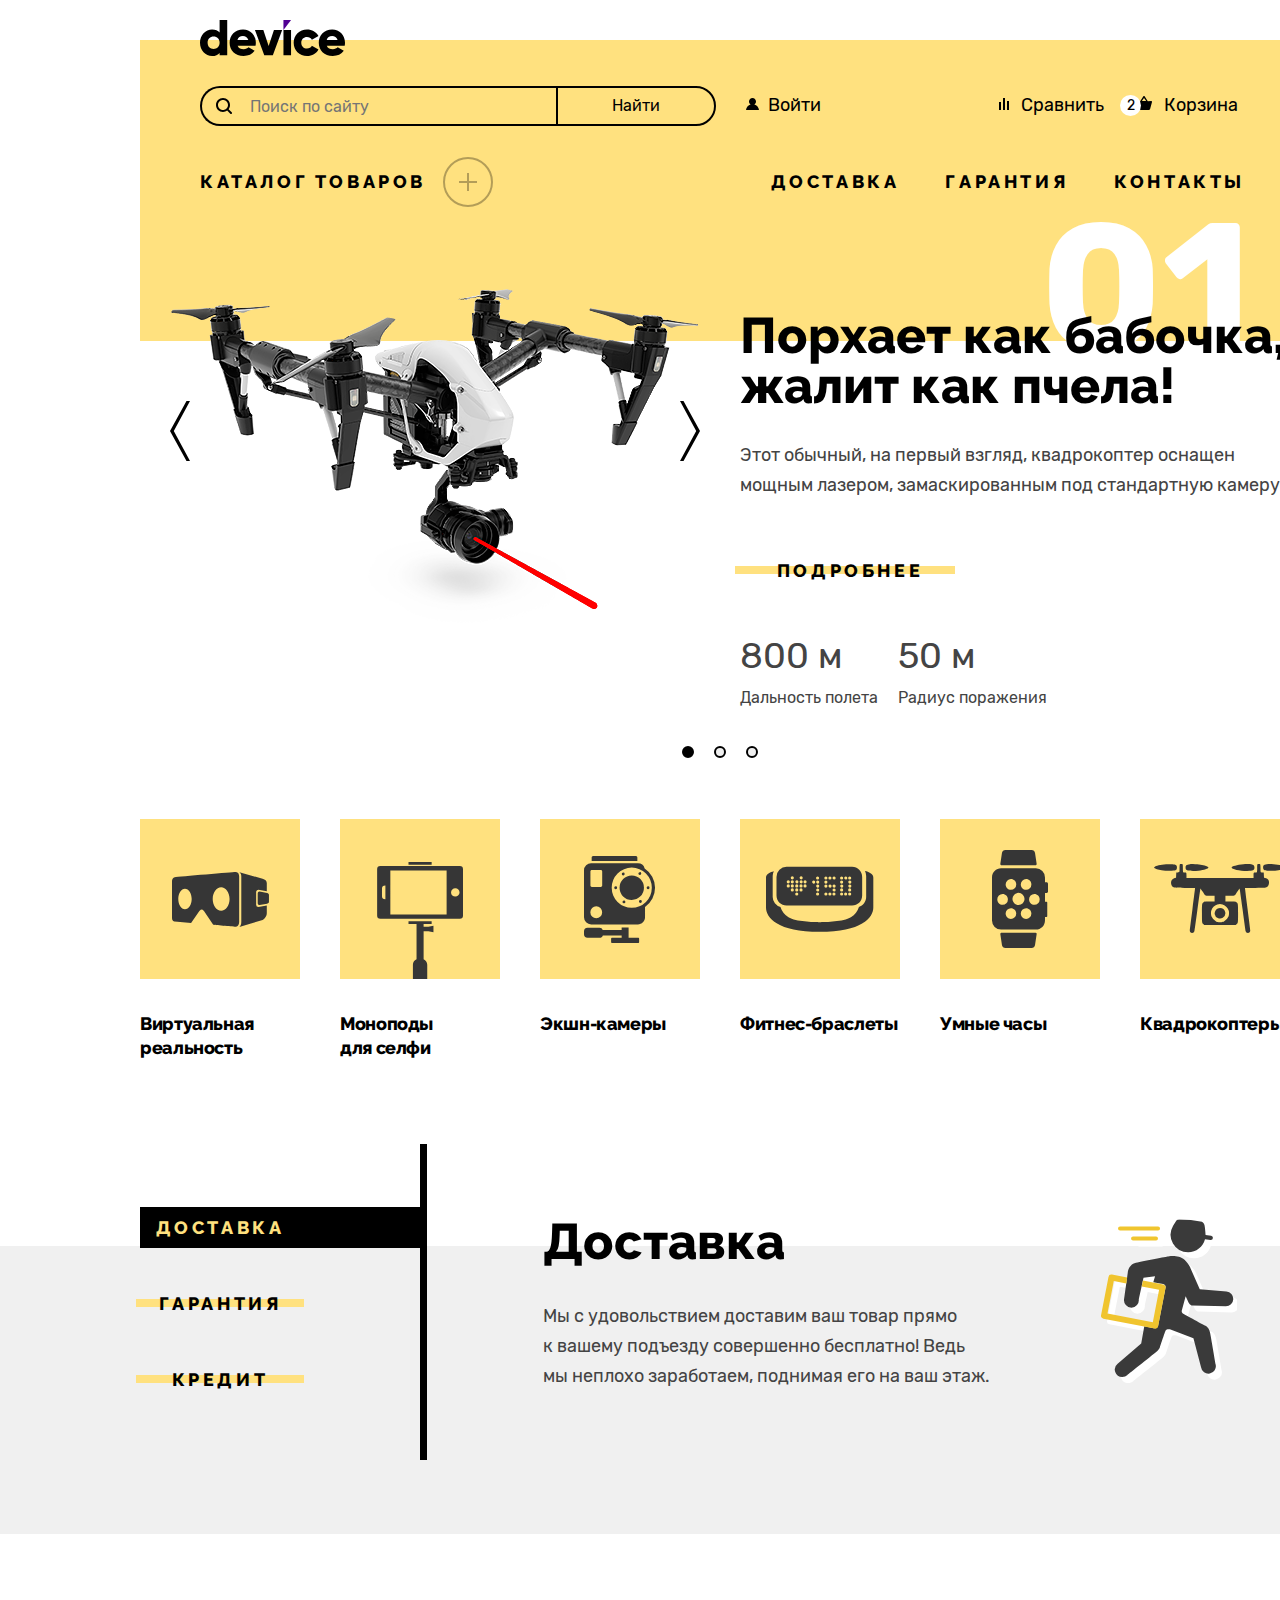
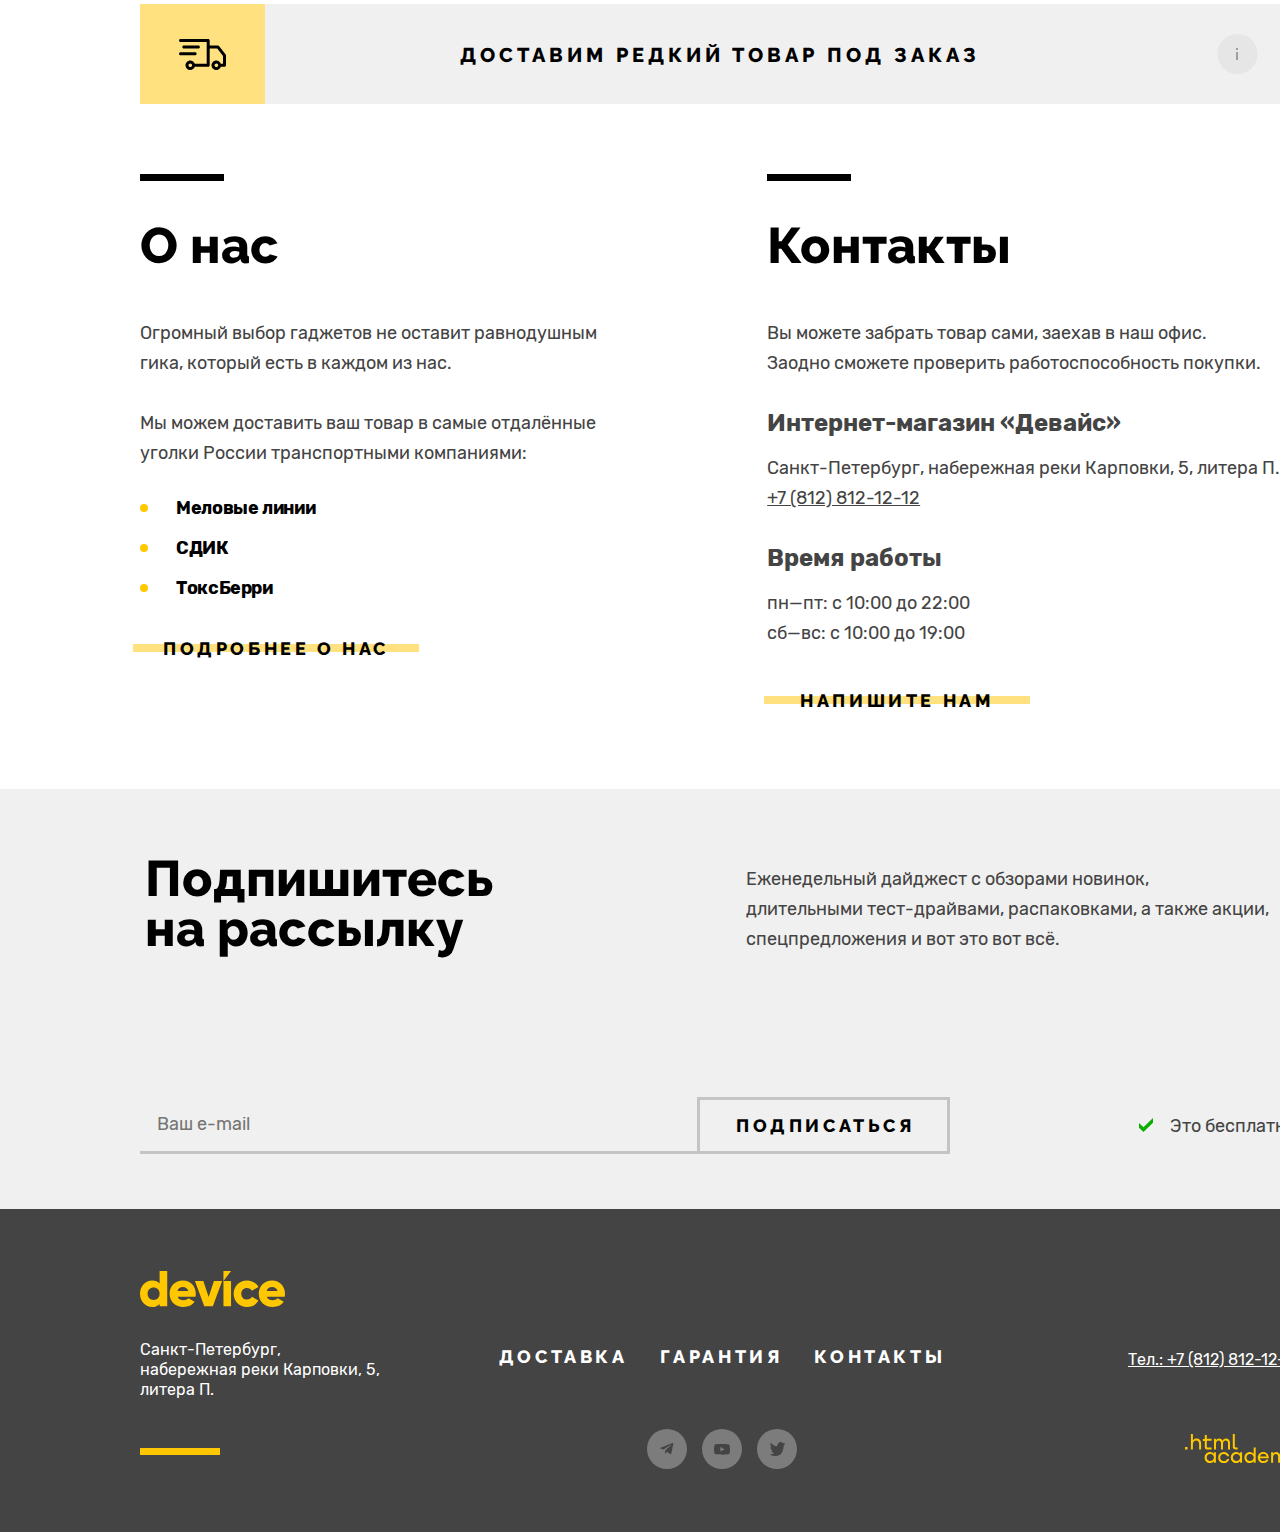
<file: index.html>
<!DOCTYPE html>
<html lang="ru">
  <head>
    <meta charset="utf-8">
    <meta name="viewport" content="width=divice-width, initial-scale=1.0">
    <meta name="description" content="Сайт">
    <title>Device. Интернет-магазин гаджетов.</title>
    <link rel="stylesheet" href="styles/styles.css">
    <link rel="icon" href="favicon.ico">
    <link rel="icon" type="image/png" sizes="32x32" href="images/favicon-32x32.png">
  </head>
  <body>
    <header class="main-header page-content">
      <span class="page-header-logo">
        <img class="header-logo" src="images/logo.svg" alt="Логотип интернет-магазина «Девайс»." width="145" height="36">
      </span>
      <nav class="navigation">
        <div class="navigation-user">
          <form class="search-form subsidiary" action="https://echo.htmlacademy.ru/" method="post">
            <div class="search-wrapper">
              <div class="outline-wrapper">
                <input class="search-input" id="main-search" placeholder="Поиск по сайту" type="search" name="main-search" required>
                <label class="main-search" for="main-search">
                  <span class="visually-hidden">Поиск по сайту.</span>
                </label>
              </div>
              <button class="search-submit" type="submit">Найти</button>
            </div>
          </form>
          <ul class="navigation-user-list list">
            <li class="navigation-user-item">
              <div class="header-login-wrapper">
                <a class="navigation-link navigation-link-user link-shape header-login" href="#">Войти</a>
              </div>
            </li>
            <li class="navigation-user-item">
             <a class="navigation-link navigation-link-user link-shape header-compare" href="#">Сравнить</a>
            </li>
            <li class="navigation-user-item navigation-item-cart">
              <a class="navigation-link navigation-link-user link-shape header-cart" href="#" data-counter="2">Корзина</a>
              <div class="popover popover-cart">
              <div class="popover-content">
                <span class="popover-title visually-hidden">В вашей корзине находятся.</span>
                <ul class="cart-items-list list">
                  <li class="cart-item">
                    <a class="cart-item-link link-shape" href="catalog.html">
                      <img class="cart-thumbnail" alt="Изображение товара." width="39" height="43" src="images/product-amateur-selfie-stick.jpg">
                       <p class="cart-item-title">Любительская селфи&#8209;палка</p>
                    </a>
                    <button class="cart-item-button link-shape" type="button">
                      <span class="visually-hidden">Кнопка удаления товара из корзины.</span>
                    </button>
                  </li>
                  <li class="cart-item">
                    <a class="cart-item-link link-shape" href="catalog.html">
                      <img class="cart-thumbnail" alt="Изображение товара." width="39" height="43" src="images/product-professional-selfie-stick.jpg">
                      <p class="cart-item-title">Профессиональная селфи&#8209;палка</p>
                    </a>
                    <button class="cart-item-button link-shape" type="button">
                      <span class="visually-hidden">Кнопка удаления товара из корзины.</span>
                    </button>
                  </li>
                </ul>
                <div class="popover-cart-info">
                  <span class="cart-total">Товаров:
                    <span class="total-count">2</span>
                  </span>
                  <span class="cart-total">Сумма:
                    <span class="total-sum">2000</span>₽
                  </span>
                </div>
<!--                Для неактивного состояния убрать href-->
                <a class="cart-open-button link" href="#">Открыть корзину</a>
              </div>
            </div>
            </li>
          </ul>
        </div>
        <div class="navigation-catalog">
          <button class="button navigation-catalog-button" type="button">Каталог товаров
            <span class="sub-catalog-open-icon"></span>
          </button>
          <ul class="sub-catalog list">
            <li class="sub-catalog-item">
              <a class="sub-catalog-link navigation-link link-shape" href="#">Виртуальная реальность</a>
            </li>
            <li class="sub-catalog-item">
              <a class="sub-catalog-link navigation-link link-shape" href="catalog.html">Моноподы для селфи</a>
            </li>
            <li class="sub-catalog-item">
              <a class="sub-catalog-link navigation-link link-shape" href="#">Экшн-камеры</a>
            </li>
            <li class="sub-catalog-item">
              <a class="sub-catalog-link navigation-link link-shape" href="#">Фитнес-браслеты</a>
            </li>
            <li class="sub-catalog-item">
              <a class="sub-catalog-link navigation-link link-shape" href="#">Умные часы</a>
            </li>
            <li class="sub-catalog-item sub-catalog-quadrocopter">
              <a class="sub-catalog-link navigation-link link-shape" href="#">Квадрокоптеры</a>
            </li>
          </ul>
        </div>
        <ul class="navigation-list header-navigation-list list">
          <li class="navigation-item header-navigation-item">
           <a class="link navigation-link header-navigation-link link-shape" href="#">Доставка</a>
          </li>
          <li class="navigation-item header-navigation-item">
            <a class="link navigation-link header-navigation-link link-shape" href="#">Гарантия</a>
          </li>
          <li class="navigation-item header-navigation-item">
            <a class="link navigation-link header-navigation-link link-shape" href="#">Контакты</a>
          </li>
        </ul>
      </nav>
    </header>
    <main class="main-index">
      <h1 class="visually-hidden">Интернет-магазин «Девайс».</h1>
      <section class="main-slider page-content">
        <h2 class="visually-hidden">Фотогалерея лучших товаров.</h2>
        <div class="slider-control">
          <button class="slider-button slider-prev link-shape" type="button">
            <span class="visually-hidden">Предыдущий товар.</span>
          </button>
          <button class="slider-button slider-next link-shape" type="button">
            <span class="visually-hidden">Следующий товар.</span>
          </button>
        </div>
        <ul class="slider-list list">
<!--          Для смены слайда предназначен класс slider-active-->
          <li class="slider-item slider-active">
            <img class="slider-image" src="images/slider-quadrocopter.png" alt="Квадрокоптер." width="560" height="560">
            <div class="slider-content">
              <h3 class="slider-title title">Порхает как бабочка, жалит как пчела!</h3>
              <p class="main-slider-description description">Этот обычный, на&nbsp;первый взгляд, квадрокоптер оснащен мощным лазером, замаскированным под стандартную камеру.</p>
              <a class="main-slider-link link button-yellow" href="#">Подробнее</a>
              <dl class="main-slider-characteristics">
                <div class="slider-characteristic">
                  <dt class="main-slider-characteristic">Дальность полета</dt>
                  <dd class="main-slider-meaning">800 м</dd>
                </div>
                <div class="slider-characteristic">
                  <dt class="main-slider-characteristic">Радиус поражения</dt>
                  <dd class="main-slider-meaning">50 м</dd>
                </div>
              </dl>
            </div>
          </li>
          <li class="slider-item">
            <img class="slider-image" src="images/slider-bracelet.png" alt="Фитнес-браслет." width="560" height="560">
            <div class="slider-content">
              <h3 class="slider-title title">Худеем <br> правильно!</h3>
              <p class="main-slider-description description">Мотивирующие фитнес-браслеты помогут найти в&nbsp;себе силы не&nbsp;пропускать занятия и&nbsp;соблюдать диету.</p>
              <a class="link main-slider-link button-yellow" href="#">Подробнее</a>
              <dl class="main-slider-characteristics">
                <div class="slider-characteristic">
                 <dt class="main-slider-characteristic">Без подзарядки</dt>
                  <dd class="main-slider-meaning">48 часов</dd>
                </div>
              </dl>
            </div>
          </li>
          <li class="slider-item">
            <img class="slider-image" src="images/slider-professional-selfie-stick.png" alt="Селфи-палка." width="560" height="560">
            <div class="slider-content">
            <h3 class="slider-title title">Делай селфи, <br> как Бен Стиллер!</h3>
            <p class="main-slider-description description">Самая длинная палка для селфи доступна в&nbsp;нашем магазине. Восемь (Восемь, Карл!) метров длиной и&nbsp;весом всего 5&nbsp;кг.</p>
            <a class="link main-slider-link button-yellow" href="#">Подробнее</a>
            <dl class="main-slider-characteristics">
             <div class="slider-characteristic">
                <dt class="main-slider-characteristic">Длина палки</dt>
                <dd class="main-slider-meaning">8,5 м</dd>
              </div>
              <div class="slider-characteristic">
                <dt class="main-slider-characteristic">Вес палки</dt>
                <dd class="main-slider-meaning">5 кг</dd>
              </div>
              <div class="slider-characteristic">
                <dt class="main-slider-characteristic">Материал</dt>
                <dd class="main-slider-meaning">Карбон</dd>
              </div>
            </dl>
            </div>
          </li>
        </ul>
        <ul class="slider-pagination list">
          <li class="slider-pagination-item">
<!--           По классу pagination-active переключается номер слайда в слайдере-->
            <button class="slider-pagination-button pagination-active" type="button">
              <span class="visually-hidden">Первый товар из топ листа.</span>
            </button>
          </li>
          <li class="slider-pagination-item">
            <button class="slider-pagination-button" type="button">
              <span class="visually-hidden">Второй товар из топ листа.</span>
            </button>
          </li>
          <li class="slider-pagination-item">
            <button class="slider-pagination-button" type="button">
              <span class="visually-hidden">Третий товар из топ листа.</span>
            </button>
          </li>
        </ul>
      </section>
      <section class="product-sections page-content">
        <h2 class="visually-hidden">Разделы товаров.</h2>
        <ul class="product-sections-list list">
          <li class="product-list-item">
            <a class="product-list-link virtual-reality" href="#">Виртуальная реальность</a>
          </li>
          <li class="product-list-item">
            <a class="product-list-link monopods" href="catalog.html">Моноподы для&nbsp;селфи</a>
          </li>
          <li class="product-list-item">
            <a class="product-list-link action-cameras" href="#">Экшн-камеры</a>
          </li>
          <li class="product-list-item">
            <a class="product-list-link fitness-bracelets" href="#">Фитнес-браслеты</a>
          </li>
          <li class="product-list-item">
            <a class="product-list-link smart-watch" href="#">Умные часы</a>
          </li>
          <li class="product-list-item">
            <a class="product-list-link quadrocopters" href="#">Квадрокоптеры</a>
          </li>
        </ul>
      </section>
      <section class="tabs">
        <h2 class="visually-hidden">Переключение между секциями доставка, гарантия, кредит.</h2>
        <div class="tabs-wrapper page-content">
          <ul class="tab-pagination list">
            <li class="tab-pagination-item">
<!--             Смена активной кнопки управляется классом tab-pagination-active-->
              <button class="button tab-pagination-button button-yellow tab-pagination-active" type="button">Доставка</button>
            </li>
            <li class="tab-pagination-item">
              <button class="button tab-pagination-button button-yellow" type="button">Гарантия</button>
            </li>
            <li class="tab-pagination-item">
              <button class="button tab-pagination-button button-yellow" type="button">Кредит</button>
            </li>
          </ul>
          <ul class="tabs-content-list list">
<!--           Смена информации в табе классом tab-active-->
            <li class="tab-item tab-item-delivery tab-active">
              <h3 class="tab-title title">Доставка</h3>
              <p class="tab-description description">Мы&nbsp;с&nbsp;удовольствием доставим ваш товар прямо к&nbsp;вашему подъезду совершенно бесплатно! Ведь мы&nbsp;неплохо заработаем, поднимая его на&nbsp;ваш этаж.</p>
            </li>
            <li class="tab-item tab-item-guarantee">
              <h3 class="tab-title title">Гарантия</h3>
              <p class="tab-description description">Если из-за возгорания купленного у&nbsp;нас товара у&nbsp;вас сгорит дом&nbsp;&mdash; не&nbsp;переживайте, мы&nbsp;выдадим вам новый. Товар, не&nbsp;дом, конечно&nbsp;же.</p>
            </li>
            <li class="tab-item tab-item-credit">
              <h3 class="tab-title title">Кредит</h3>
              <p class="tab-description description">Залезть в&nbsp;долговую яму стало проще! Кредитные консультанты подберут для вас наиболее выгодные условия кредита. Выгодные для банка, разумеется.</p>
            </li>
          </ul>
        </div>
      </section>
      <section class="on-order page-content">
        <a class="on-order-link" href="#">
        <h2 class="on-order-title button">Доставим редкий товар под заказ</h2>
        </a>
      </section>
      <div class="index-info page-content">
        <section class="about">
          <h2 class="about-title info-title title">О нас</h2>
          <p class="about-description info-description description">Огромный выбор гаджетов не&nbsp;оставит равнодушным гика, который есть в&nbsp;каждом из&nbsp;нас.</p>
          <p class="about-description info-description description">Мы&nbsp;можем доставить ваш товар в&nbsp;самые отдалённые уголки России транспортными компаниями:</p>
          <ul class="about-delivery-list title-small list">
            <li class="delivery-item">Меловые линии</li>
            <li class="delivery-item">СДИК</li>
            <li class="delivery-item">ТоксБерри</li>
          </ul>
          <a class="link info-link button-yellow" href="#">Подробнее о нас</a>
        </section>
        <section class="contacts">
          <h2 class="contacts-title info-title title">Контакты</h2>
          <p class="contacts-description info-description description">Вы&nbsp;можете забрать товар сами, заехав в&nbsp;наш офис. Заодно&nbsp;сможете проверить работоспособность покупки.</p>
         <h3 class="contacts-subtitle">Интернет-магазин «Девайс»</h3>
          <address class="contacts-address info-description">
            <p class="contacts-address-text description">Санкт-Петербург, набережная реки Карповки, 5, литера П.</p>
            <a class="contacts-phone link-shape" href="tel:+78005558628">+7 (812) 812-12-12</a>
          </address>
          <h3 class="contacts-subtitle">Время работы</h3>
          <ul class="contacts-schedule list">
            <li class="contacts-schedule-item">пн—пт: с 10:00 до 22:00</li>
            <li class="contacts-schedule-item">сб—вс: с 10:00 до 19:00</li>
          </ul>
          <a class="link info-link contacts-link button-yellow" href="#">Напишите нам</a>
        </section>
      </div>
      <section class="subscribe">
       <div class="subscribe-wrapper page-content">
          <h2 class="subscribe-title title">Подпишитесь на&nbsp;рассылку</h2>
          <p class="subscribe-description description">Еженедельный дайджест с&nbsp;обзорами новинок, длительными&nbsp;тест-драйвами, распаковками, а&nbsp;также акции, спецпредложения и&nbsp;вот это вот всё.</p>
          <form class="subscribe-form" action="https://echo.htmlacademy.ru/" method="post">
            <label class="subscribe-email visually-hidden" for="subscribe">
              <span class="visually-hidden">Введите ваш емэйл.</span>
            </label>
            <div class="input-wrapper">
<!--             Ошибка реализована классом error-input-->
              <input class="subscribe-input" type="email" name="subscribe-email" placeholder="Ваш e-mail" id="subscribe" required>
              <button class="button subscribe-button" type="button">Подписаться</button>
            </div>
            <span class="subscribe-comment">Это бесплатно</span>
          </form>
        </div>
      </section>
    </main>
    <footer class="page-footer">
      <div class="page-content">
        <span class="footer-contacts-logo">
        <img class="footer-logo" src="images/logo-footer.svg" alt="Логотип интернет-магазина «Девайс»." width="145" height="36">
        </span>
        <div class="page-footer-container">
          <div class="footer-address">
            <p class="footer-address-text subsidiary">Санкт-Петербург, набережная реки&nbsp;Карповки, 5, литера П.</p>
          </div>
          <div class="foter-navigation-conteiner">
            <nav class="footer-navigation">
              <ul class="footer-navigation-list navigation-list list">
                <li class="footer-navigation-item navigation-item">
                 <a class="footer-navigation-link navigation-link link" href="#">Доставка</a>
                </li>
                <li class="footer-navigation-item navigation-item">
                  <a class="footer-navigation-link navigation-link link" href="#">Гарантия</a>
                </li>
                <li class="footer-navigation-item navigation-item">
                  <a class="footer-navigation-link navigation-link link" href="#">Контакты</a>
                </li>
              </ul>
            </nav>
            <ul class="footer-social-list list">
              <li class="footer-social-item">
                <a class="footer-social-link footer-social-telegram" href="https://t.me/htmlacademy">
                  <span class="visually-hidden">Девайс в Телеграм.</span>
                </a>
              </li>
              <li class="footer-social-item">
                <a class="footer-social-link footer-social-youtube" href="https://www.youtube.com/user/htmlacademyru">
                  <span class="visually-hidden">Девайс на YouTube.</span>
                </a>
              </li>
              <li class="footer-social-item">
                <a class="footer-social-link footer-social-twitter" href="https://twitter.com/htmlacademy_ru ">
                  <span class="visually-hidden">Девайс в Твиттер.</span>
                </a>
              </li>
            </ul>
          </div>
          <div class="footer-link-wrapper">
            <a class="footer-contacts-phone" href="tel:+78128121212">Тел.: +7 (812) 812-12-12</a>
            <a class="html-academy-link" href="https://htmlacademy.ru/">
              <span class="visually-hidden">Ссылка на htmlacademy.</span>
              <svg class="footer-icon" aria-hidden="true" width="115" height="33" viewBox="0 0 115 33" fill="none" xmlns="http://www.w3.org/2000/svg" role="img" aria-label="Логотип HTML Academy.">
                <path fill-rule="evenodd" clip-rule="evenodd" d="M0 12.9v2.6h2.5v-2.6H0Zm11.6-8.4c-1.6 0-2.8.7-3.6 1.7h-.1V0h-2v15.5h2v-5.3c0-2.1 1.3-3.6 3.3-3.6 1.8 0 2.9 1.4 2.9 3.2v5.7h2V9.4c.1-3-1.8-4.9-4.5-4.9Zm15 .3h-4.8V1.1h-2v3.8h-1.9v2h1.9v6c0 1.7 1 2.7 2.7 2.7h4.1v-2h-3.7c-.7 0-1.1-.4-1.1-1.1V6.8h4.8v-2Zm14.5-.2c-1.6 0-2.9.8-3.5 2.1h-.1c-.6-1.2-1.8-2.1-3.4-2.1-1.4 0-2.5.8-3.1 1.8h-.1V4.8H29v10.6h2V10c0-2 1-3.5 2.6-3.5 1.5 0 2.4 1 2.4 2.6v6.3h2V9.8c0-2.4 1.4-3.3 2.6-3.3 1.5 0 2.4 1 2.4 2.6v6.3h2V8.9c.1-2.5-1.4-4.3-3.9-4.3Zm6.7 8.1c0 1.7 1 2.7 2.8 2.7h2v-2h-1.7c-.7 0-1.1-.4-1.1-1.1V0h-2v12.7Zm-18.9 7c-.9-1.1-2.2-1.8-3.9-1.8-3.1 0-5.4 2.3-5.4 5.6s2.3 5.6 5.4 5.6c1.8 0 3-.8 3.8-1.9h.1v1.6h2V18.2h-2v1.5Zm-3.6 7.4c-2.2 0-3.6-1.6-3.6-3.6s1.4-3.6 3.6-3.6 3.6 1.6 3.6 3.6c0 1.9-1.4 3.6-3.6 3.6ZM44.2 22c-.5-2.4-2.6-4.1-5.4-4.1a5.4 5.4 0 0 0-5.6 5.6c0 3.1 2.2 5.6 5.6 5.6 2.8 0 4.9-1.8 5.4-4.2h-2.1a3.4 3.4 0 0 1-3.3 2.3c-2.2 0-3.6-1.6-3.6-3.6s1.4-3.6 3.6-3.6c1.6 0 2.8 1 3.3 2.2h2.1V22Zm10.9-2.3c-.9-1.1-2.2-1.8-3.9-1.8-3.1 0-5.4 2.3-5.4 5.6s2.3 5.6 5.4 5.6c1.8 0 3-.8 3.8-1.9h.1v1.6h2V18.2h-2v1.5Zm-3.6 7.4c-2.2 0-3.6-1.6-3.6-3.6s1.4-3.6 3.6-3.6 3.6 1.6 3.6 3.6c0 1.9-1.5 3.6-3.6 3.6Zm17.2-7.3c-.9-1.1-2.2-1.9-3.9-1.9-3.1 0-5.4 2.3-5.4 5.6s2.2 5.6 5.4 5.6c1.7 0 3-.8 3.8-1.8h.1v1.5h2V13.4h-2v6.4Zm-3.6 7.3c-2.2 0-3.6-1.6-3.6-3.6s1.4-3.6 3.6-3.6 3.6 1.6 3.6 3.6c-.1 2-1.5 3.6-3.6 3.6Zm13.2-9.2c-3.3 0-5.5 2.5-5.5 5.6 0 3 2.1 5.6 5.5 5.6 2.5 0 4.5-1.3 5.2-3.6h-2.1c-.5 1-1.6 1.6-3 1.6-1.9 0-3.3-1.3-3.4-2.9h8.8c.2-3.6-2-6.3-5.5-6.3Zm0 1.9c1.7 0 3 1 3.3 2.6h-6.5c.3-1.5 1.5-2.6 3.2-2.6Zm19.9-1.9c-1.6 0-2.9.8-3.6 2h-.1c-.6-1.2-1.8-2-3.4-2-1.4 0-2.5.7-3.1 1.8v-1.5h-1.9v10.6h2v-5.4c0-2 1-3.4 2.6-3.5 1.5 0 2.4 1 2.4 2.6v6.3h2v-5.6c0-2.4 1.4-3.3 2.6-3.3 1.5 0 2.4 1 2.4 2.6v6.3h2v-6.5c.1-2.6-1.4-4.4-3.9-4.4Zm11.2 9.1-3.6-8.9h-2.2l4.8 11.6c-.3.9-.7 1.2-1.7 1.2h-2.5v2h2.5c1.8 0 2.8-.8 3.5-2.6l4.7-12.2h-2.1l-3.4 8.9Z"/>
              </svg>
            </a>
          </div>
        </div>
      </div>
    </footer>
<!--    Доступ к модальному окну по классу modal-container-close-->
    <div class="modal-container modal-container-close">
      <div class="modal delivery-on-order">
        <button class="modal-close-button link-shape" type="button">
          <span class="visually-hidden">Закрыть.</span>
        </button>
        <section class="modal-content">
          <h2 class="modal-title title">Доставка под заказ</h2>
          <form class="modal-delivery-form" action="https://echo.htmlacademy.ru/" method="post">
            <div class="field-group field-group-name">
              <label class="modal-form-label modal-your-name title-small" for="customer-name">Ваше имя:</label>
<!--              Ошибка реализована добавлением класса modal-delivery-error-->
              <input class="modal-delivery-input" type="text" id="customer-name" name="customer-name" placeholder="Введите имя" minlength="4" required>
            </div>
            <div class="field-group field-group-mail">
              <label class="modal-form-label modal-your-mail title-small" for="e-mail">Ваш e-mail:</label>
<!--              Ошибка реализуется добавлением класса error-adress-->
              <input class="modal-delivery-input" type="email" id="e-mail" name="e-mail" placeholder="Введите ваш e-mail" required>
              <span class="error-message">Забавный у вас адрес</span>
            </div>
            <div class="field-group field-group-product">
              <label class="modal-form-label modal-ordered-product title-small" for="ordered-product">Что нужно привезти:</label>
              <textarea class="modal-delivery-input modal-delivery-textarea" id="ordered-product" name="ordered-product" placeholder="В свободной форме" minlength="5" rows="1" required></textarea>
            </div>
            <div class="field-group field-group-amount">
             <div class="quantity-selection">
                <label class="modal-form-label modal-ordered-amount title-small" for="ordered-amount">Количество:</label>
                <span class="visually-hidden">Пояснение - относительно количества заказываемых позиций.</span>
                <span class="tooltip">
                  <button class="tooltip-toggle" type="button" aria-labelledby="tooltip-ordered-amount"></button>
                  <span class="tooltip-text subsidiary" role="tooltip" id="tooltip-ordered-amount">Постараемся найти, сколько нужно. Привезём сколько получится по требованиям к провозу багажа.</span>
                </span>
              </div>
              <div class="quantity-selection">
                <button class="order-button order-button-min" type="button">
                  <span class="visually-hidden">Кнопка уменьшающая количество.</span>
                </button>
                <input class="modal-delivery-input input-amount" type="number" id="ordered-amount" name="ordered-amount" value="1" min="1" required>
                <button class="order-button order-button-max" type="button">
                  <span class="visually-hidden">Кнопка увеличивающая количество.</span>
                </button>
              </div>
            </div>
            <button class="modal-delivery-button button button-yellow" type="submit">Отправить</button>
          </form>
        </section>
      </div>
    </div>
  </body>
</html>
</file>
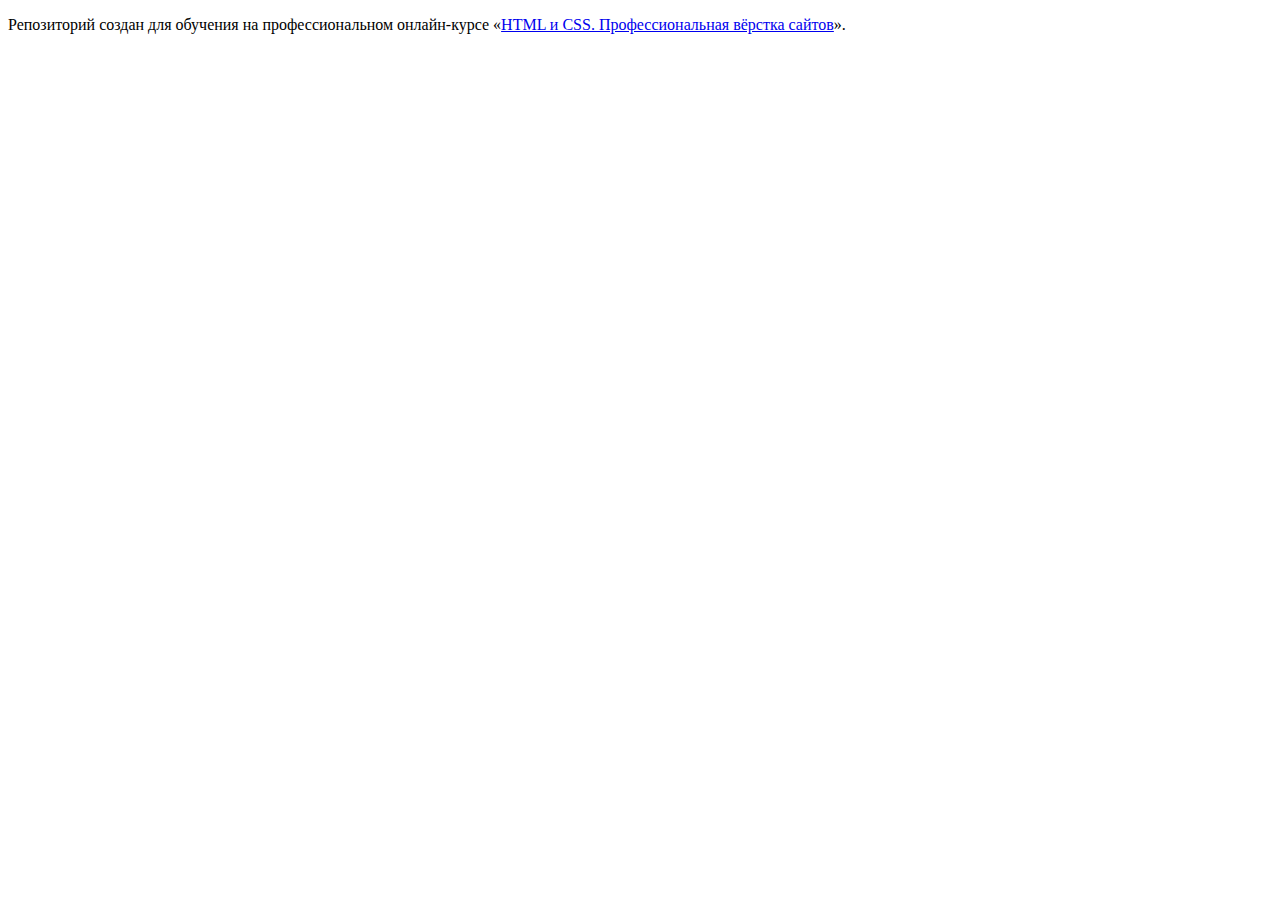
<file: master/index.html>
<!DOCTYPE html>
<html lang="ru">
  <head>
    <meta charset="utf-8">
    <title>HTML Academy: Девайс</title>
    <base href="https://htmlacademy-htmlcss.github.io/2176919-device-35/master/">
</head>
  <body>

    <p>Репозиторий создан для обучения на профессиональном онлайн‑курсе «<a href="https://htmlacademy.ru/intensive/htmlcss">HTML и CSS. Профессиональная вёрстка сайтов</a>».</p>

  </body>
</html>
</file>
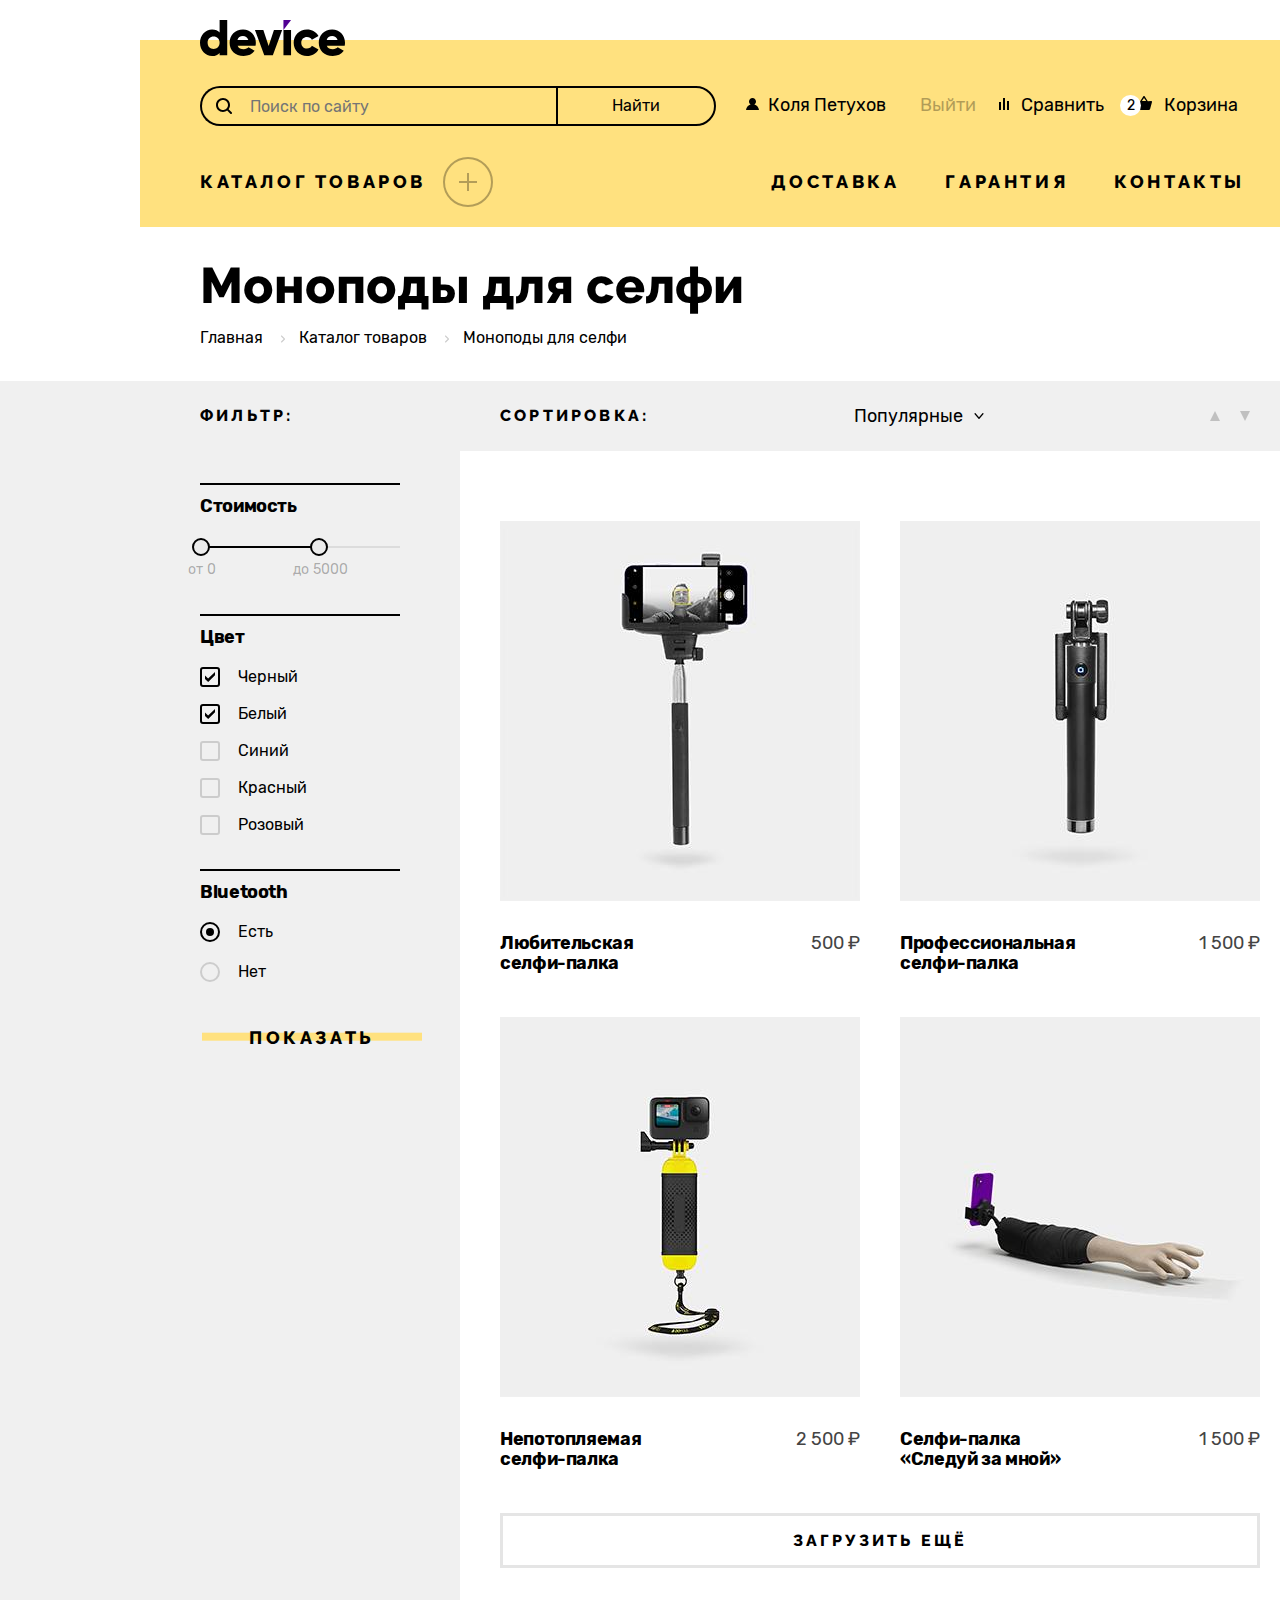
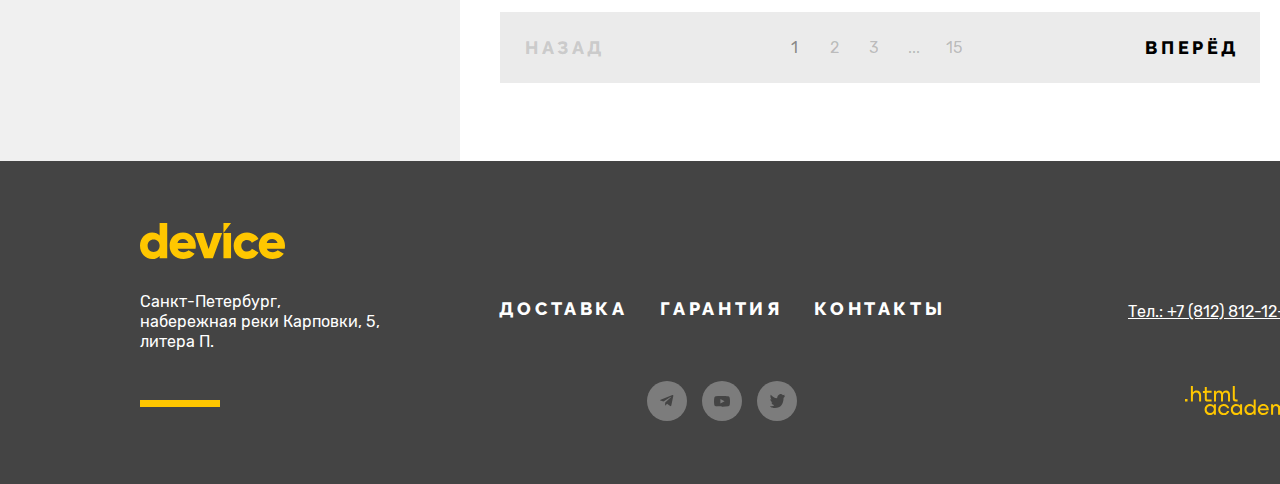
<file: catalog.html>
<!DOCTYPE html>
<html lang="ru">
  <head>
    <meta charset="utf-8">
    <meta name="viewport" content="width=divice-width, initial-scale=1.0">
    <meta name="description" content="Сайт">
    <title>Каталог</title>
    <link rel="stylesheet" href="styles/styles.css">
    <link rel="icon" href="favicon.ico">
    <link rel="icon" type="image/png" sizes="32x32" href="images/favicon-32x32.png">
  </head>
  <body>
    <header class="main-header catalog-header page-content">
      <a class="page-header-logo link-shape" href="index.html" aria-label="Ссылка для перехода на главную страницу.">
        <img class="header-logo" src="images/logo.svg" alt="Логотип интернет-магазина «Девайс»." width="145" height="36">
      </a>
      <nav class="navigation">
        <div class="navigation-user">
          <form class="search-form subsidiary" action="https://echo.htmlacademy.ru/" method="post">
            <div class="search-wrapper">
              <div class="outline-wrapper">
                <input class="search-input" id="main-search" placeholder="Поиск по сайту" type="search" name="main-search" required>
                <label class="main-search" for="main-search">
                  <span class="visually-hidden">Поиск по сайту.</span>
                </label>
              </div>
              <button class="search-submit" type="submit">Найти</button>
            </div>
          </form>
          <ul class="navigation-user-list list">
            <li class="navigation-user-item">
              <div class="header-login-wrapper">
                <a class="navigation-link header-login navigation-link-user link-shape" href="#">Коля Петухов</a>
                <a class="navigation-link navigation-link-user header-login-disabled" href="#">Выйти</a>
              </div>
            </li>
            <li class="navigation-user-item">
             <a class="navigation-link navigation-link-user link-shape header-compare" href="#">Сравнить</a>
            </li>
            <li class="navigation-user-item navigation-item-cart">
              <a class="navigation-link navigation-link-user link-shape header-cart" href="#" data-counter="2">Корзина</a>
              <div class="popover popover-cart">
              <div class="popover-content">
                <span class="visually-hidden">В вашей корзине находятся.</span>
                <ul class="cart-items-list list">
                  <li class="cart-item">
                    <a class="cart-item-link link-shape" href="catalog.html">
                      <img class="cart-thumbnail" alt="Изображение товара." width="39" height="43" src="images/product-amateur-selfie-stick.jpg">
                       <p class="cart-item-title">Любительская селфи&#8209;палка</p>
                    </a>
                    <button class="cart-item-button link-shape" type="button">
                      <span class="visually-hidden">Кнопка удаления товара из корзины.</span>
                    </button>
                  </li>
                  <li class="cart-item">
                    <a class="cart-item-link link-shape" href="catalog.html">
                      <img class="cart-thumbnail" alt="Изображение товара." width="39" height="43" src="images/product-professional-selfie-stick.jpg">
                      <p class="cart-item-title">Профессиональная селфи&#8209;палка</p>
                    </a>
                    <button class="cart-item-button link-shape" type="button">
                      <span class="visually-hidden">Кнопка удаления товара из корзины.</span>
                    </button>
                  </li>
                </ul>
                <div class="popover-cart-info">
                  <span class="cart-total">Товаров:
                    <span class="total-count">2</span>
                  </span>
                  <span class="cart-total">Сумма:
                    <span class="total-sum">2000</span>₽
                  </span>
                </div>
<!--                Для неактивного состояния убрать href-->
                <a class="cart-open-button link" href="#">Открыть корзину</a>
              </div>
            </div>
            </li>
          </ul>
        </div>
        <div class="navigation-catalog">
          <button class="button navigation-catalog-button" type="button">Каталог товаров
            <span class="sub-catalog-open-icon"></span>
          </button>
          <ul class="sub-catalog list">
            <li class="sub-catalog-item">
              <a class="sub-catalog-link navigation-link link-shape" href="#">Виртуальная реальность</a>
            </li>
            <li class="sub-catalog-item">
              <a class="sub-catalog-link navigation-link link-shape sub-catalog-link-acvive" href="catalog.html">Моноподы для селфи</a>
            </li>
            <li class="sub-catalog-item">
              <a class="sub-catalog-link navigation-link link-shape" href="#">Экшн-камеры</a>
            </li>
            <li class="sub-catalog-item">
              <a class="sub-catalog-link navigation-link link-shape" href="#">Фитнес-браслеты</a>
            </li>
            <li class="sub-catalog-item">
              <a class="sub-catalog-link navigation-link link-shape" href="#">Умные часы</a>
            </li>
            <li class="sub-catalog-item sub-catalog-quadrocopter">
              <a class="sub-catalog-link navigation-link link-shape" href="#">Квадрокоптеры</a>
            </li>
          </ul>
        </div>
        <ul class="navigation-list header-navigation-list list">
          <li class="navigation-item header-navigation-item">
           <a class="link navigation-link header-navigation-link link-shape" href="#">Доставка</a>
          </li>
          <li class="navigation-item header-navigation-item">
            <a class="link navigation-link header-navigation-link link-shape" href="#">Гарантия</a>
          </li>
          <li class="navigation-item header-navigation-item">
            <a class="link navigation-link header-navigation-link link-shape" href="#">Контакты</a>
          </li>
        </ul>
      </nav>
    </header>
    <main class="main-inner">
      <header class="inner-header page-content">
        <h1 class="inner-header-title title">Моноподы для селфи</h1>
        <ul class="breadcrumbs-list list">
          <li class="breadcrumbs-item">
            <a class="breadcrumbs-link link-shape subsidiary" href="index.html">Главная</a>
          </li>
          <li class="breadcrumbs-item">
          <a class="breadcrumbs-link link-shape subsidiary" href="#">Каталог товаров</a>
          </li>
          <li class="breadcrumbs-item">
          <a class="breadcrumbs-link link-shape subsidiary breadcrumbs-current">Моноподы для селфи</a>
          </li>
        </ul>
      </header>
      <div class="catalog-container">
        <section class="catalog-products page-content">
          <h2 class="visually-hidden">Список товаров с фильтрами</h2>
          <form class="catalog-filter" action="https://echo.htmlacademy.ru/" method="get">
              <h3 class="catalog-title filter-title">Фильтр:</h3>
              <fieldset class="catalog-filter-group catalog-filter-price">
                <legend class="catalog-filter-title title-small">Стоимость</legend>
                 <div class="range">
                   <div class="range-scale">
                     <div class="range-bar">
                       <button class="range-toggle toggle-min" type="button">
                         <span class="visually-hidden">Изменить минимальную цену.</span>
                       </button>
                       <button class="range-toggle toggle-max" type="button">
                         <span class="visually-hidden">Изменить максимальную цену.</span>
                       </button>
                     </div>
                   </div>
                   <div class="range-wrapper-inputs">
                    <label class="catalog-filter-label cost" for="cost-from">
                      от<input class="cost-input cost-min" id="cost-from" type="number" name="cost-from" value="0">
                    </label>
                    <label class="catalog-filter-label cost" for="cost-to">
                      до<input class="cost-input cost-max" id="cost-to" type="number" name="cost-to" value="5000">
                    </label>
                   </div>
                 </div>
              </fieldset>
              <fieldset class="catalog-filter-group">
                <legend class="catalog-filter-title title-small">Цвет</legend>
                <ul class="catalog-filter-list subsidiary list">
                  <li class="catalog-filter-item">
                    <label class="control" for="black">
                      <input class="visually-hidden control-input" id="black" type="checkbox" name="color" value="black" checked>
                      <span class="control-mark"></span>
                      <span class="control-label">Черный</span>
                    </label>
                  </li>
                  <li class="catalog-filter-item">
                    <label class="control" for="white">
                      <input class="visually-hidden control-input" id="white" type="checkbox" name="color" value="white" checked>
                      <span class="control-mark"></span>
                      <span class="control-label">Белый</span>
                    </label>
                  </li>
                  <li class="catalog-filter-item">
                    <label class="control" for="blue">
                      <input class="visually-hidden control-input" id="blue" type="checkbox" name="color" value="blue">
                      <span class="control-mark"></span>
                      <span class="control-label">Синий</span>
                    </label>
                  </li>
                  <li class="catalog-filter-item">
                    <label class="control" for="red">
                      <input class="visually-hidden control-input" id="red" type="checkbox" name="color" value="red">
                      <span class="control-mark"></span>
                      <span class="control-label">Красный</span>
                    </label>
                  </li>
                  <li class="catalog-filter-item">
                    <label class="control" for="pink">
                      <input class="visually-hidden control-input" id="pink" type="checkbox" name="color" value="pink">
                      <span class="control-mark"></span>
                      <span class="control-label">Розовый</span>
                    </label>
                  </li>
                </ul>
              </fieldset>
              <fieldset class="catalog-filter-group">
                <legend class="catalog-filter-title title-small">Bluetooth</legend>
                <ul class="catalog-filter-list subsidiary list">
                  <li class="catalog-filter-item">
                    <label class="control control-radio-label" for="available">
                      <input class="visually-hidden control-input" id="available" type="radio" name="bluetooth" value="available" checked>
                      <span class="control-mark"></span>
                      <span class="control-label">Есть</span>
                    </label>
                  </li>
                  <li class="catalog-filter-item">
                    <label class="control control-radio-label" for="not-available">
                      <input class="visually-hidden control-input" id="not-available" type="radio" name="bluetooth" value="not-available">
                      <span class="control-mark"></span>
                      <span class="control-label">Нет</span>
                    </label>
                  </li>
                </ul>
              </fieldset>
              <button class="button catalog-filter-button button-yellow" type="submit">Показать</button>
            </form>
          <div class="catalog-right-column">
            <div class="sorting-container">
              <h3 class="catalog-title">Сортировка:</h3>
              <select class="select-control link-shape" aria-label="Сортировка.">
                <option value="popular">Популярные</option>
                <option value="cheap">Дешёвые</option>
                <option value="expensive">Дорогие</option>
              </select>
              <div class="sorting-buttons">
                <button class="sorting-button button-max" type="button">Сотрировать по возрастанию.</button>
                <button class="sorting-button button-min" type="button">Сотрировать по убыванию.</button>
              </div>
            </div>
            <div class="product-result">
<!--              Для добавления метки New предназначен класс product-new-->
              <ul class="product-list list">
                <li class="product-card">
                  <a class="product-card-link" href="#">
                    <div class="product-card-fog">
                      <img class="product-card-image" src="images/product-amateur-selfie-stick.jpg" alt="Любительская селфи-палка." width="360" height="380">
                      <span class="product-card-more link button-yellow">Подробнее</span>
                      <h3 class="product-card-title title-small">Любительская <br> селфи-палка</h3>
                      <span class="product-card-price">500 ₽</span>
                    </div>
                  </a>
                </li>
                <li class="product-card">
                  <a class="product-card-link" href="#">
                    <div class="product-card-fog">
                      <img class="product-card-image" src="images/product-professional-selfie-stick.jpg" alt="Профессиональная селфи-палка." width="360" height="380">
                      <span class="product-card-more link button-yellow">Подробнее</span>
                      <h3 class="product-card-title title-small">Профессиональная селфи-палка</h3>
                      <span class="product-card-price">1 500 ₽</span>
                    </div>
                  </a>
                </li>
                <li class="product-card">
                  <a class="product-card-link" href="#">
                    <div class="product-card-fog">
                      <img class="product-card-image" src="images/product-unsinkable-selfie-stick.jpg" alt="Непотопляемая селфи-палка." width="360" height="380">
                      <span class="product-card-more link button-yellow">Подробнее</span>
                      <h3 class="product-card-title title-small">Непотопляемая селфи-палка</h3>
                      <span class="product-card-price">2 500 ₽</span>
                    </div>
                  </a>
                </li>
                <li class="product-card">
                  <a class="product-card-link" href="#">
                    <div class="product-card-fog">
                      <img class="product-card-image" src="images/product-selfie-stick-follow.jpg" alt="Селфи-палка «Следуй за мной»." width="360" height="380">
                      <span class="product-card-more link button-yellow">Подробнее</span>
                      <h3 class="product-card-title title-small">Селфи-палка «Следуй за мной»</h3>
                      <span class="product-card-price">1 500 ₽</span>
                    </div>
                  </a>
                </li>
              </ul>
            <button class="catalog-button button" type="button">Загрузить ещё</button>
            <div class="pagination">
              <a class="link pagination-prev pagination-button pagination-disabled">Назад</a>
              <ul class="pagination-list list">
                <li class="pagination-item">
                  <a class="pagination-link subsidiary pagination-button catalog-pagination-current">1</a>
                </li>
                <li class="pagination-item">
                  <a class="pagination-link pagination-button subsidiary" href="#">2</a>
                </li>
                <li class="pagination-item">
                  <a class="pagination-link pagination-button subsidiary" href="#">3</a>
                </li>
                <li class="pagination-item">
                  <span class="pagination-link subsidiary">...</span>
                </li>
                <li class="pagination-item">
                  <a class="pagination-link pagination-button subsidiary" href="#">15</a>
                </li>
              </ul>
              <a class="link pagination-next pagination-button" href="#">Вперёд</a>
            </div>
            </div>
          </div>
        </section>
      </div>
    </main>
    <footer class="page-footer">
      <div class="page-content">
        <a class="footer-contacts-logo link-shape" href="index.html" aria-label="Ссылка для перехода на главную страницу.">
        <img class="footer-logo" src="images/logo-footer.svg" alt="Логотип интернет-магазина «Девайс»." width="145" height="36">
        </a>
        <div class="page-footer-container">
          <div class="footer-address">
            <p class="footer-address-text subsidiary">Санкт-Петербург, набережная реки&nbsp;Карповки, 5, литера П.</p>
          </div>
          <div class="foter-navigation-conteiner">
            <nav class="footer-navigation">
              <ul class="footer-navigation-list navigation-list list">
                <li class="footer-navigation-item navigation-item">
                 <a class="footer-navigation-link navigation-link link" href="#">Доставка</a>
                </li>
                <li class="footer-navigation-item navigation-item">
                  <a class="footer-navigation-link navigation-link link" href="#">Гарантия</a>
                </li>
                <li class="footer-navigation-item navigation-item">
                  <a class="footer-navigation-link navigation-link link" href="#">Контакты</a>
                </li>
              </ul>
            </nav>
            <ul class="footer-social-list list">
              <li class="footer-social-item">
                <a class="footer-social-link footer-social-telegram" href="https://t.me/htmlacademy">
                  <span class="visually-hidden">Девайс в Телеграм.</span>
                </a>
              </li>
              <li class="footer-social-item">
                <a class="footer-social-link footer-social-youtube" href="https://www.youtube.com/user/htmlacademyru">
                  <span class="visually-hidden">Девайс на YouTube.</span>
                </a>
              </li>
              <li class="footer-social-item">
                <a class="footer-social-link footer-social-twitter" href="https://twitter.com/htmlacademy_ru ">
                  <span class="visually-hidden">Девайс в Твиттер.</span>
                </a>
              </li>
            </ul>
          </div>
          <div class="footer-link-wrapper">
            <a class="footer-contacts-phone" href="tel:+78128121212">Тел.: +7 (812) 812-12-12</a>
            <a class="html-academy-link" href="https://htmlacademy.ru/">
              <span class="visually-hidden">Ссылка на htmlacademy.</span>
              <svg class="footer-icon" aria-hidden="true" width="115" height="33" viewBox="0 0 115 33" fill="none" xmlns="http://www.w3.org/2000/svg" role="img" aria-label="Логотип HTML Academy.">
                <path fill-rule="evenodd" clip-rule="evenodd" d="M0 12.9v2.6h2.5v-2.6H0Zm11.6-8.4c-1.6 0-2.8.7-3.6 1.7h-.1V0h-2v15.5h2v-5.3c0-2.1 1.3-3.6 3.3-3.6 1.8 0 2.9 1.4 2.9 3.2v5.7h2V9.4c.1-3-1.8-4.9-4.5-4.9Zm15 .3h-4.8V1.1h-2v3.8h-1.9v2h1.9v6c0 1.7 1 2.7 2.7 2.7h4.1v-2h-3.7c-.7 0-1.1-.4-1.1-1.1V6.8h4.8v-2Zm14.5-.2c-1.6 0-2.9.8-3.5 2.1h-.1c-.6-1.2-1.8-2.1-3.4-2.1-1.4 0-2.5.8-3.1 1.8h-.1V4.8H29v10.6h2V10c0-2 1-3.5 2.6-3.5 1.5 0 2.4 1 2.4 2.6v6.3h2V9.8c0-2.4 1.4-3.3 2.6-3.3 1.5 0 2.4 1 2.4 2.6v6.3h2V8.9c.1-2.5-1.4-4.3-3.9-4.3Zm6.7 8.1c0 1.7 1 2.7 2.8 2.7h2v-2h-1.7c-.7 0-1.1-.4-1.1-1.1V0h-2v12.7Zm-18.9 7c-.9-1.1-2.2-1.8-3.9-1.8-3.1 0-5.4 2.3-5.4 5.6s2.3 5.6 5.4 5.6c1.8 0 3-.8 3.8-1.9h.1v1.6h2V18.2h-2v1.5Zm-3.6 7.4c-2.2 0-3.6-1.6-3.6-3.6s1.4-3.6 3.6-3.6 3.6 1.6 3.6 3.6c0 1.9-1.4 3.6-3.6 3.6ZM44.2 22c-.5-2.4-2.6-4.1-5.4-4.1a5.4 5.4 0 0 0-5.6 5.6c0 3.1 2.2 5.6 5.6 5.6 2.8 0 4.9-1.8 5.4-4.2h-2.1a3.4 3.4 0 0 1-3.3 2.3c-2.2 0-3.6-1.6-3.6-3.6s1.4-3.6 3.6-3.6c1.6 0 2.8 1 3.3 2.2h2.1V22Zm10.9-2.3c-.9-1.1-2.2-1.8-3.9-1.8-3.1 0-5.4 2.3-5.4 5.6s2.3 5.6 5.4 5.6c1.8 0 3-.8 3.8-1.9h.1v1.6h2V18.2h-2v1.5Zm-3.6 7.4c-2.2 0-3.6-1.6-3.6-3.6s1.4-3.6 3.6-3.6 3.6 1.6 3.6 3.6c0 1.9-1.5 3.6-3.6 3.6Zm17.2-7.3c-.9-1.1-2.2-1.9-3.9-1.9-3.1 0-5.4 2.3-5.4 5.6s2.2 5.6 5.4 5.6c1.7 0 3-.8 3.8-1.8h.1v1.5h2V13.4h-2v6.4Zm-3.6 7.3c-2.2 0-3.6-1.6-3.6-3.6s1.4-3.6 3.6-3.6 3.6 1.6 3.6 3.6c-.1 2-1.5 3.6-3.6 3.6Zm13.2-9.2c-3.3 0-5.5 2.5-5.5 5.6 0 3 2.1 5.6 5.5 5.6 2.5 0 4.5-1.3 5.2-3.6h-2.1c-.5 1-1.6 1.6-3 1.6-1.9 0-3.3-1.3-3.4-2.9h8.8c.2-3.6-2-6.3-5.5-6.3Zm0 1.9c1.7 0 3 1 3.3 2.6h-6.5c.3-1.5 1.5-2.6 3.2-2.6Zm19.9-1.9c-1.6 0-2.9.8-3.6 2h-.1c-.6-1.2-1.8-2-3.4-2-1.4 0-2.5.7-3.1 1.8v-1.5h-1.9v10.6h2v-5.4c0-2 1-3.4 2.6-3.5 1.5 0 2.4 1 2.4 2.6v6.3h2v-5.6c0-2.4 1.4-3.3 2.6-3.3 1.5 0 2.4 1 2.4 2.6v6.3h2v-6.5c.1-2.6-1.4-4.4-3.9-4.4Zm11.2 9.1-3.6-8.9h-2.2l4.8 11.6c-.3.9-.7 1.2-1.7 1.2h-2.5v2h2.5c1.8 0 2.8-.8 3.5-2.6l4.7-12.2h-2.1l-3.4 8.9Z"/>
              </svg>
            </a>
          </div>
        </div>
      </div>
    </footer>
  </body>
</html>
</file>
<file: styles/styles.css>
@font-face {
  font-family: "Rubik";
  font-style: normal;
  font-weight: 400;
  src: url("../fonts/rubik/rubik-400.woff2") format("woff2");
  font-display: swap;
}

@font-face {
  font-family: "Rubik";
  font-style: normal;
  font-weight: 700;
  src: url("../fonts/rubik/rubik-700.woff2") format("woff2");
  font-display: swap;
}

@font-face {
  font-family: "Raleway";
  font-style: normal;
  font-weight: 800;
  src: url("../fonts/raleway/raleway-800.woff2") format("woff2");
  font-display: swap;
}

html {
  height: 100%;
}

*,
*::after,
*::before {
  -webkit-box-sizing: border-box;
  box-sizing: border-box;
}

.visually-hidden {
  position: absolute;
  width: 1px;
  height: 1px;
  margin: -1px;
  border: 0;
  padding: 0;
  white-space: nowrap;
  -webkit-clip-path: inset(100%);
  clip-path: inset(100%);
  clip: rect(0 0 0 0);
  overflow: hidden;
}

body {
  display: -webkit-box;
  display: -ms-flexbox;
  display: flex;
  -webkit-box-orient: vertical;
  -webkit-box-direction: normal;
  -ms-flex-direction: column;
  flex-direction: column;
  min-width: 1440px;
  min-height: 100%;
  margin: 0;
  font-family: "Rubik", sans-serif;
  font-weight: 400;
  font-size: 18px;
  line-height: 30px;
  background-color: #ffffff;
  color: #444444;
}

.page-content {
  width: 1160px;
  margin: 0 auto;
}

.description {
  margin: 0;
}

.main-header {
  position: relative;
  padding: 20px 60px 0 60px;
  background: linear-gradient(#ffffff 40px, #ffe17f 40px);
  color: #000000;
  z-index: 1;
}

.link {
  display: block;
  font-family: "Raleway", sans-serif;
  font-weight: 800;
  color: #000000;
  font-size: 18px;
  line-height: 21px;
  letter-spacing: 0.2em;
  text-transform: uppercase;
  text-decoration: none;
}

.button {
  display: block;
  position: relative;
  padding: 10px;
  font-family: "Raleway", sans-serif;
  font-weight: 800;
  color: #000000;
  font-size: 18px;
  line-height: 21px;
  letter-spacing: 0.2em;
  text-transform: uppercase;
  border: none;
  background-color: rgba(255, 255, 255, 0);
  text-align: center;
  cursor: pointer;
}

.navigation-link {
  text-decoration: none;
  color: #000000;
  display: block;
  padding: 8px 0;
}

.sub-catalog-link {
  font-size: 16px;
  line-height: 18px;
  display: inline-flex;
  padding: 0;
}

.main-slider {
  position: relative;
  -webkit-transform: translateY(-16px);
  transform: translateY(-16px);
  margin-bottom: 38px;
  background: linear-gradient(#ffe17f 150px, #ffffff 150px);
  z-index: -1;
}

.tabs {
  position: relative;
  margin-bottom: 70px;
  background: linear-gradient(#ffffff 102px, #f0f0f0 102px);
  z-index: -1;
}

.on-order {
  background: #f0f0f0;
  margin-bottom: 70px;
}

.subscribe {
  background: #f0f0f0;
  padding-top: 65px;
}

.page-footer {
  background: #444444;
  color: #ffffff;
  margin-top: auto;
}

.footer-contacts-phone {
  display: block;
  padding: 10px 0;
  color: #ffffff;
  font-size: 16px;
  line-height: 20px;
  font-style: normal;
}

.subsidiary {
  font-size: 16px;
  line-height: 20px;
  font-style: normal;
  text-decoration: none;
  color: #000000;
}

.catalog-container {
  position: relative;
  background: #f0f0f0;
  z-index: -1;
}

.subscribe-input {
  padding-left: 17px;
  font-family: "Rubik", sans-serif;
  font-weight: 400;
  font-size: 18px;
  line-height: 30px;
  border: none;
  background-color: transparent;
  border-bottom: solid 3px #c4c4c4;
  width: 557px;
  min-height: 57px;
}

.main-slider-meaning {
  font-size: 36px;
  margin: 0 0 12px;
}

.main-slider-characteristic {
  font-size: 16px;
}

.title {
  font-family: "Raleway", sans-serif;
  font-weight: 800;
  color: #000000;
  font-size: 50px;
  line-height: 50px;
  margin: 0;
  padding: 0;
}

.list {
  margin: 0;
  padding: 0;
  list-style-type: none;
}

.on-order-title {
  font-size: 20px;
  line-height: 23px;
  margin: 0;
  padding: 40px 150px 37px 150px;
}

.product-list-link {
  position: relative;
  display: block;
  padding: 193px 0 14px 0;
  font-family: "Raleway", sans-serif;
  font-weight: 800;
  color: #000000;
  font-size: 18px;
  line-height: 24px;
  letter-spacing: -0.02em;
  text-decoration: none;
}

.title-small {
  font-family: "Rubik", sans-serif;
  font-weight: 700;
  font-size: 18px;
  line-height: 20px;
  letter-spacing: -0.02em;
  color: #000000;
  text-decoration: none;
}

.catalog-filter-group {
  border: none;
  margin: 0;
  padding: 0;
  margin-bottom: 47px;
}

.select-control {
  min-width: 142px;
  padding-right: 32px;
  margin-right: 100px;
  font-family: "Rubik", sans-serif;
  font-weight: 400;
  font-size: 18px;
  line-height: 30px;
  color: #000000;
  background-color: #f0f0f0;
  border: none;
  background-image: url("../images/select-arrow.svg");
  background-repeat: no-repeat;
  background-position: right 12px center;
  -webkit-appearance: none;
  -moz-appearance: none;
  appearance: none;
}

.contacts-subtitle {
  font-weight: 700;
  font-size: 24px;
  margin: 0 0 15px;
}

.sorting-buttons {
  width: 60px;
  display: -webkit-box;
  display: -ms-flexbox;
  display: flex;
  -webkit-box-pack: justify;
  -ms-flex-pack: justify;
  justify-content: space-between;
}

.catalog-title {
  margin: 0;
  padding: 5px 0;
  width: 210px;
  margin-right: 40px;
  font-family: "Raleway", sans-serif;
  font-weight: 800;
  color: #000000;
  font-size: 16px;
  line-height: 19px;
  letter-spacing: 0.2em;
  text-transform: uppercase;
}

.slider-pagination {
  display: -webkit-box;
  display: -ms-flexbox;
  display: flex;
  -webkit-box-pack: center;
  -ms-flex-pack: center;
  justify-content: center;
  counter-reset: slider;
  margin-top: -36px;
}

.pagination-active::before {
  content: counter(slider, decimal-leading-zero);
  position: absolute;
  font-family: "Rubik", sans-serif;
  font-weight: 700;
  font-size: 180px;
  line-height: 180px;
  width: 250px;
  height: 135px;
  top: 8px;
  right: 30px;
  color: #ffffff;
}

.slider-item {
  display: none;
  -ms-flex-wrap: wrap;
  flex-wrap: wrap;
}

.slider-pagination-item {
  counter-increment: slider;
}

.slider-pagination-button {
  width: 12px;
  height: 12px;
  border: solid 2px #000000;
  border-radius: 50%;
  padding: 0;
  cursor: pointer;
}

.navigation {
  display: -ms-grid;
  display: grid;
  -ms-grid-columns: 517px min-max(0, 1fr);
  grid-template-columns: 517px min-max(0, 1fr);
  padding-top: 30px;
}

.navigation-list {
  display: -webkit-box;
  display: -ms-flexbox;
  display: flex;
  -ms-flex-wrap: wrap;
  flex-wrap: wrap;
}

.slider-content {
  width: 560px;
  padding: 120px 0 0 0;
}

.main-slider-characteristics {
  display: -webkit-box;
  display: -ms-flexbox;
  display: flex;
  -ms-flex-wrap: wrap;
  flex-wrap: wrap;
  margin: 0;
}

.product-sections-list {
  display: -ms-grid;
  display: grid;
  -ms-grid-columns: 160px 40px 160px 40px 160px 40px 160px 40px 160px 40px 160px;
  grid-template-columns: repeat(6, 160px);
  gap: 40px;
  margin-bottom: 70px;
}

.product-list-link::before {
  position: absolute;
  width: 160px;
  height: 160px;
  content: "";
  background-color: #ffe17f;
  top: 0;
  left: 0;
}

.virtual-reality::before {
  background-image: url("../images/virtual-reality-icon.svg");
  background-repeat: no-repeat;
  background-position: center;
}

.monopods::before {
  background-image: url("../images/monopods-icon.svg");
  background-repeat: no-repeat;
  background-position: bottom;
}

.action-cameras::before {
  background-image: url("../images/action-cameras-icon.svg");
  background-repeat: no-repeat;
  background-position: center;
}

.fitness-bracelets::before {
  background-image: url("../images/fitness-bracelets-icon.svg");
  background-repeat: no-repeat;
  background-position: center;
}

.smart-watch::before {
  background-image: url("../images/smart-watch-icon.svg");
  background-repeat: no-repeat;
  background-position: center;
}

.quadrocopters::before {
  background-image: url("../images/quadrocopters-icon.svg");
  background-repeat: no-repeat;
  background-position: center;
}

.tab-pagination {
  min-width: 280px;
  margin-right: 123px;
}

.tab-title {
  padding-top: 8px;
  margin-bottom: 34px;
}

.tabs-wrapper {
  position: relative;
  display: -webkit-box;
  display: -ms-flexbox;
  display: flex;
  -ms-flex-line-pack: start;
  align-content: flex-start;
  padding: 63px 270px 134px 0;
}

.index-info {
  position: relative;
  display: -webkit-box;
  display: -ms-flexbox;
  display: flex;
  margin-bottom: 66px;
  padding-top: 47px;
}

.subscribe-wrapper {
  display: -ms-grid;
  display: grid;
  -ms-grid-columns: 560px 40px 560px;
  grid-template-columns: repeat(2, 560px);
  -webkit-column-gap: 40px;
  -moz-column-gap: 40px;
  column-gap: 36px;
  grid-row-gap: 133px;
  padding-bottom: 55px;
}

.subscribe-title {
  width: 520px;
  margin: 0;
  padding-left: 5px;
}

.subscribe-description {
  width: 560px;
  padding: 10px;
}

.about {
  margin-right: 123px;
  padding-right: 23px;
}

.footer-social-list {
  display: -webkit-box;
  display: -ms-flexbox;
  display: flex;
  -ms-flex-wrap: wrap;
  flex-wrap: wrap;
  padding: 2px 45px 0 146px;
}

.page-footer-container {
  position: relative;
  display: -ms-grid;
  display: grid;
  -ms-grid-columns: minmax(0, auto) 55px minmax(0, auto) 55px minmax(0, auto);
  grid-template-columns: repeat(3, minmax(0, auto));
  justify-items: start;
  gap: 55px;
  padding: 33px 0 61px 0;
}

.catalog-products {
  display: -webkit-box;
  display: -ms-flexbox;
  display: flex;
  -ms-flex-wrap: wrap;
  flex-wrap: wrap;
  padding: 20px 0 0 60px;
}

.catalog-filter {
  width: 260px;
  padding-right: 60px;
}

.catalog-right-column {
  width: 840px;
}

.sorting-container {
  display: -webkit-box;
  display: -ms-flexbox;
  display: flex;
  -ms-flex-wrap: wrap;
  flex-wrap: wrap;
  padding: 0 40px 0 40px;
  background-color: #f0f0f0;
  -webkit-box-pack: justify;
  -ms-flex-pack: justify;
  justify-content: space-between;
  margin-bottom: 20px;
}

.product-list {
  display: -ms-grid;
  display: grid;
  -ms-grid-columns: 1fr 40px 1fr;
  grid-template-columns: repeat(2, 1fr);
  -webkit-column-gap: 40px;
  -moz-column-gap: 40px;
  column-gap: 40px;
  grid-row-gap: 44px;
  -webkit-box-pack: center;
  -ms-flex-pack: center;
  justify-content: center;
  margin-bottom: 44px;
}

.catalog-button {
  width: 100%;
  margin-bottom: 44px;
  padding: 15px;
  background-color: #ffffff;
  font-family: "Raleway", sans-serif;
  font-weight: 800;
  font-size: 16px;
  line-height: 19px;
  border: solid 3px #e5e5e5;
}

.pagination {
  width: 100%;
  display: -ms-grid;
  display: grid;
  -ms-grid-columns: minmax(0, auto) 10px minmax(0, auto) 10px minmax(0, auto);
  grid-template-columns: repeat(3, minmax(0, auto));
  gap: 10px;
  grid-auto-flow: column dense;
  -webkit-box-align: center;
  -ms-flex-align: center;
  align-items: center;
  background-color: #ebebeb;
}

.slider-title {
  position: relative;
  margin-bottom: 29px;
  z-index: 1;
}

.search-input {
  position: relative;
  width: 356px;
  height: 100%;
  border: solid 2px #000000;
  border-right: 1px;
  padding: 8px 48px;
  background-color: transparent;
  border-radius: 50px 0 0 50px;
  font-family: "Rubik", sans-serif;
  font-size: 16px;
  line-height: 20px;
  color: #000000;
}

.main-search::before {
  position: absolute;
  content: "";
  width: 16px;
  height: 16px;
  background-image: url("../images/search-icon.svg");
  top: 30%;
  left: 16px;
}

.search-form {
  padding-top: 12px;
}

.search-submit {
  position: relative;
  padding: 8px;
  width: 160px;
  font-family: "Rubik", sans-serif;
  font-size: 16px;
  line-height: 20px;
  color: #000000;
  border: solid 2px #000000;
  border-radius: 0 50px 50px 0;
  background-color: transparent;
  cursor: pointer;
}

.page-header-logo {
  display: block;
  -webkit-box-sizing: content-box;
  box-sizing: content-box;
  width: 149px;
  line-height: 0;
}

.header-login::before {
  position: absolute;
  content: "";
  width: 13px;
  height: 12px;
  background-image: url("../images/man-icon.svg");
  top: 10px;
  left: 0;
}

.navigation-link-user {
  position: relative;
  padding: 2px 0 2px 22px;
}

.header-compare::before {
  position: absolute;
  content: "";
  width: 10px;
  height: 12px;
  background-image: url("../images/compare.svg");
  left: 0;
  top: 10px;
}

.header-cart::before {
  position: absolute;
  content: "";
  width: 16px;
  height: 14px;
  background-image: url("../images/basket.svg");
  left: 16px;
  top: 8px;
}

.header-navigation-list {
  -ms-flex-wrap: wrap;
  flex-wrap: wrap;
  -webkit-box-pack: end;
  -ms-flex-pack: end;
  justify-content: flex-end;
  padding: 0;
  -webkit-box-align: center;
  -ms-flex-align: center;
  align-items: center;
  -ms-grid-column: 2;
  -ms-grid-column-span: 1;
  grid-column: 2/3;
}

.navigation-catalog-button {
  position: relative;
  display: -webkit-box;
  display: -ms-flexbox;
  display: flex;
  -webkit-box-align: center;
  -ms-flex-align: center;
  align-items: center;
  -webkit-box-pack: justify;
  -ms-flex-pack: justify;
  justify-content: space-between;
  width: 293px;
  text-align: left;
  padding: 15px 57px 15px 0;
  z-index: 3;
}

.slider-button {
  width: 20px;
  height: 60px;
  background-color: transparent;
  background-image: url("../images/arrow.svg");
  border: none;
  cursor: pointer;
}

.slider-next {
  -webkit-transform: rotate(180deg);
  transform: rotate(180deg);
}

.slider-control {
  position: absolute;
  display: -webkit-box;
  display: -ms-flexbox;
  display: flex;
  width: 530px;
  -webkit-box-pack: justify;
  -ms-flex-pack: justify;
  justify-content: space-between;
  padding-top: 200px;
  left: 30px;
  top: 10px;
}

.slider-image {
  margin-right: 40px;
}

.slider-pagination-item:not(:last-child) {
  margin-right: 20px;
}

.slider-characteristic {
  display: -webkit-box;
  display: -ms-flexbox;
  display: flex;
  -webkit-box-orient: vertical;
  -webkit-box-direction: reverse;
  -ms-flex-direction: column-reverse;
  flex-direction: column-reverse;
}

.main-slider-description {
  margin-bottom: 50px;
}

.main-slider-link {
  margin-bottom: 50px;
  padding: 10px 10px 10px 20px;
  width: 210px;
  text-align: center;
}

.slider-characteristic:not(:last-child) {
  margin-right: 20px;
}

.subscribe-form {
  display: -webkit-box;
  display: -ms-flexbox;
  display: flex;
  align-items: flex-start;
  grid-column: 1/-1;
  justify-content: flex-end;
}

.breadcrumbs-list {
  display: -webkit-box;
  display: -ms-flexbox;
  display: flex;
  -ms-flex-wrap: wrap;
  flex-wrap: wrap;
}

.inner-header {
  padding: 34px 60px 29px 60px;
}

.breadcrumbs-item:not(:last-child) {
  margin-right: 14px;
}

.delivery-item:not(:last-child) {
  margin-bottom: 20px;
}

.about-delivery-list {
  margin-bottom: 30px;
}

.contacts-schedule {
  margin-bottom: 30px;
}

.catalog-filter-title {
  position: relative;
  padding: 0;
  margin-bottom: 20px;
}

.catalog-filter-item:not(:last-child) {
  margin-bottom: 17px;
}

.pagination-link {
  width: 100%;
  display: block;
  padding: 10px 5px;
  color: rgba(68, 68, 68, 0.3);
}

.pagination-list {
  display: -webkit-box;
  display: -ms-flexbox;
  display: flex;
  -ms-flex-wrap: wrap;
  flex-wrap: wrap;
  -ms-grid-column-align: center;
  justify-self: center;
  padding: 15px;
}

.catalog-pagination-current {
  color: rgba(68, 68, 68, 0.6);
  pointer-events: none;
}

.pagination-next {
  grid-column: 3/-1;
  color: #000000;
  padding: 25px 20px;
  -ms-grid-column-align: end;
  justify-self: end;
}

.product-card-price {
  -ms-grid-column: 2;
  -ms-grid-column-span: 1;
  grid-column: 2/3;
  font-weight: 400;
  line-height: 21px;
  -ms-grid-column-align: end;
  justify-self: end;
  color: #444444;
  max-width: 150px;
}

.tab-pagination-item:not(:last-child) {
  margin-bottom: 35px;
}

.tab-pagination-button {
  width: 160px;
}

.tab-item-delivery::after {
  position: absolute;
  content: "";
  width: 136px;
  height: 164px;
  background-image: url("../images/delivery-icon.svg");
  background-repeat: no-repeat;
  left: 114.5%;
  top: 10px;
}

.footer-contacts-address {
  margin-bottom: 30px;
  font-style: normal;
}

.footer-address-text {
  margin: 0;
  color: #ffffff;
  margin-bottom: 45px;
}

.footer-navigation-item:not(:last-child) {
  margin-right: 32px;
}

.footer-contacts {
  -ms-grid-column-align: end;
  justify-self: end;
  grid-column: 3/-1;
  -ms-grid-row: 2;
  -ms-grid-row-span: 1;
  grid-row: 2/3;
}

.subscribe-button {
  width: 253px;
  border: solid 3px #c4c4c4;
  padding: 15px 36px;
  margin-right: 180px;
}

.subscribe-comment {
  -ms-flex-item-align: center;
  -ms-grid-row-align: center;
  align-self: center;
  position: relative;
  padding-left: 38px;
  max-width: 190px;
  flex-shrink: 0;
}

.info-link {
  display: inline-flex;
  text-align: center;
  padding: 10px 23px;
}

.product-card-link {
  display: -ms-grid;
  display: grid;
  -ms-grid-columns: 230px 1fr;
  grid-template-columns: 230px 1fr;
  grid-row-gap: 32px;
  text-decoration: none;
}

.product-card-title {
  -ms-grid-column: 1;
  -ms-grid-column-span: 1;
  grid-column: 1/2;
  -ms-grid-column-align: start;
  justify-self: start;
  margin: 0 15px 0 0;
  padding-right: 14px;
}

.product-card-image {
  grid-column: 1/-1;
}

.range-bar {
  position: absolute;
  width: 119px;
  height: 2px;
  background-color: #000000;
}

.range-toggle {
  position: absolute;
  width: 18px;
  height: 18px;
  background: #ebebeb;
  border-radius: 50%;
  border: solid 2px #000000;
  cursor: pointer;
}

.range-scale {
  position: relative;
  width: 200px;
  height: 2px;
  margin-bottom: 16px;
  background-color: #dcdcdc;
}

.range-toggle:hover {
  background-color: rgba(235, 235, 235, 0.5);
  outline-color: rgba(0, 0, 0, 0.5);
  border-color: rgba(0, 0, 0, 0.5);
}

.range-toggle:active {
  background-color: #000000;
  outline-color: #000000;
}

.range-toggle:focus {
  outline: none;
}

.toggle-min {
  top: -8px;
  left: -8px;
}

.toggle-max {
  top: -8px;
  right: -9px;
}

.range-wrapper-inputs {
  display: -webkit-box;
  display: -ms-flexbox;
  display: flex;
  position: relative;
  top: -4px;
  left: -12px;
  color: rgba(0, 0, 0, 0.3);
}

.catalog-filter-label {
  position: relative;
  display: -webkit-box;
  display: -ms-flexbox;
  display: flex;
}

.cost-input {
  width: 80px;
  padding: 0 4px;
  font-family: "Rubik", sans-serif;
  font-weight: 400;
  font-size: 14px;
  line-height: 20px;
  text-align: left;
  background-color: transparent;
  border: none;
  -webkit-appearance: textfield;
  -moz-appearance: textfield;
  appearance: textfield;
  color: rgba(0, 0, 0, 0.3);
}

.cost-input::-webkit-outer-spin-button,
.cost-input::-webkit-inner-spin-button {
  -webkit-appearance: none;
  appearance: none;
  margin: 0;
}

.contacts-address {
  margin-bottom: 30px;
  font-style: normal;
}

.contacts-phone {
  color: inherit;
}

.info-title {
  margin-bottom: 47px;
}

.info-description {
  margin-bottom: 30px;
}

.on-order-link {
  position: relative;
  display: block;
  text-decoration: none;
  background-image: url(../images/grey-ellipse.svg);
  background-repeat: no-repeat;
  background-position: right 42px bottom 50%;
}

.sub-catalog-open-icon::before,
.sub-catalog-open-icon::after {
  position: absolute;
  content: "";
  width: 18px;
  height: 2px;
  background-color: #b39d58;
}

.sub-catalog-open-icon::before {
  -webkit-transform: rotate(90deg);
  transform: rotate(90deg);
}

.sub-catalog {
  -ms-grid-columns: 222px 30px 170px 30px 1fr 30px 1fr 30px 1fr 30px auto;
  grid-template-columns: 222px 170px 1fr 1fr 1fr auto;
  -ms-grid-rows: auto 7px auto 7px auto;
  grid-template-rows: auto auto auto;
  grid-auto-flow: column;
  gap: 7px 30px;
  position: absolute;
  width: 100%;
  left: 0;
  padding: 5px 60px 50px 60px;
  z-index: 2;
  background-color: #ffe17f;
  display: none;
}

.sub-catalog > *:nth-child(1) {
  -ms-grid-row: 1;
  -ms-grid-column: 1;
}

.sub-catalog > *:nth-child(2) {
  -ms-grid-row: 3;
  -ms-grid-column: 1;
}

.sub-catalog > *:nth-child(3) {
  -ms-grid-row: 5;
  -ms-grid-column: 1;
}

.sub-catalog > *:nth-child(4) {
  -ms-grid-row: 1;
  -ms-grid-column: 3;
}

.sub-catalog > *:nth-child(5) {
  -ms-grid-row: 3;
  -ms-grid-column: 3;
}

.sub-catalog > *:nth-child(6) {
  -ms-grid-row: 5;
  -ms-grid-column: 3;
}

.sub-catalog > *:nth-child(7) {
  -ms-grid-row: 1;
  -ms-grid-column: 5;
}

.sub-catalog > *:nth-child(8) {
  -ms-grid-row: 3;
  -ms-grid-column: 5;
}

.sub-catalog > *:nth-child(9) {
  -ms-grid-row: 5;
  -ms-grid-column: 5;
}

.sub-catalog > *:nth-child(10) {
  -ms-grid-row: 1;
  -ms-grid-column: 7;
}

.sub-catalog > *:nth-child(11) {
  -ms-grid-row: 3;
  -ms-grid-column: 7;
}

.sub-catalog > *:nth-child(12) {
  -ms-grid-row: 5;
  -ms-grid-column: 7;
}

.sub-catalog > *:nth-child(13) {
  -ms-grid-row: 1;
  -ms-grid-column: 9;
}

.sub-catalog > *:nth-child(14) {
  -ms-grid-row: 3;
  -ms-grid-column: 9;
}

.sub-catalog > *:nth-child(15) {
  -ms-grid-row: 5;
  -ms-grid-column: 9;
}

.sub-catalog > *:nth-child(16) {
  -ms-grid-row: 1;
  -ms-grid-column: 11;
}

.sub-catalog > *:nth-child(17) {
  -ms-grid-row: 3;
  -ms-grid-column: 11;
}

.sub-catalog > *:nth-child(18) {
  -ms-grid-row: 5;
  -ms-grid-column: 11;
}

.navigation-item-sub-catalog {
  position: relative;
  -ms-grid-column-align: start;
  justify-self: start;
  -webkit-box-flex: 1;
  -ms-flex-positive: 1;
  flex-grow: 1;
}

.sub-catalog-quadrocopter {
  grid-row: 1/-1;
  margin-left: 14px;
}

.header-navigation-item:not(:last-child) {
  margin-right: 51px;
}

.button-yellow::before {
  content: "";
  -webkit-transition: 0.3s ease;
  transition: 0.3s ease;
  position: absolute;
  background-color: #ffe17f;
  z-index: -1;
  width: 105%;
  height: 8px;
  top: 40%;
  left: -2.5%;
}

.pagination-active.slider-pagination-button {
  background-color: #000000;
}

.tab-pagination-active::before {
  position: absolute;
  content: "";
  top: 0;
  left: 0;
  width: 280px;
  height: 100%;
  background-color: #000000;
  z-index: -1;
}

.tab-pagination-active .tab-pagination-button {
  color: #ffe17f;
}

.tab-pagination::before {
  position: absolute;
  content: "";
  width: 7px;
  height: 81%;
  background-color: #000000;
  left: 280px;
  top: 0;
}

.on-order-link::before {
  position: absolute;
  content: "";
  width: 125px;
  height: 100%;
  background-color: #ffe17f;
  background-image: url("../images/car.svg");
  background-repeat: no-repeat;
  background-position: center;
  top: 0;
  left: 0;
}

.on-order-link::after {
  position: absolute;
  content: "";
  width: 40px;
  height: 40px;
  border-radius: 50%;
  background-image: url("../images/information-icon.svg");
  background-repeat: no-repeat;
  background-position: center;
  top: 50%;
  transform: translateY(-50%);
  right: 43px;
  opacity: 0.3;
}

.subscribe-comment::before {
  position: absolute;
  content: "";
  width: 14px;
  height: 14px;
  background-image: url("../images/check-mark.svg");
  background-repeat: no-repeat;
  background-position: center;
  top: 7px;
  left: 7px;
}

.page-footer-container::before {
  position: absolute;
  content: "";
  width: 80px;
  height: 7px;
  background-color: #ffc700;
  left: 0;
  bottom: 77px;
}

.footer-social-link {
  position: relative;
  display: block;
  width: 40px;
  height: 40px;
  background-color: rgba(255, 255, 255, 0.3);
  border-radius: 50%;
}

.footer-social-item:not(:last-child) {
  margin-right: 11px;
}

.footer-social-telegram::before {
  position: absolute;
  content: "";
  width: 14px;
  height: 12px;
  top: 14px;
  left: 13px;
  background-image: url("../images/telegram-icon.svg");
  background-repeat: no-repeat;
}

.footer-social-youtube::before {
  position: absolute;
  content: "";
  width: 16px;
  height: 11px;
  top: 15px;
  left: 12px;
  background-image: url("../images/youtube-icon.svg");
  background-repeat: no-repeat;
  background-position: center;
}

.footer-social-twitter::before {
  position: absolute;
  content: "";
  width: 15px;
  height: 15px;
  top: 13px;
  left: 13px;
  background-image: url("../images/twitter-icon.svg");
  background-repeat: no-repeat;
  background-position: center;
}

.navigation-catalog:focus-within .sub-catalog {
  display: -ms-grid;
  display: grid;
}

.navigation-user-item {
  margin: auto 0;
}

.header-compare {
  margin-right: 16px;
}

.navigation-catalog {
  -ms-grid-column: 1;
  -ms-grid-column-span: 1;
  grid-column: 1/2;
}

.header-login-disabled {
  opacity: 0.3;
  padding-left: 0;
}

.product-new::before {
  position: absolute;
  content: "New";
  display: -webkit-box;
  display: -ms-flexbox;
  display: flex;
  -webkit-box-align: center;
  -ms-flex-align: center;
  align-items: center;
  -webkit-box-pack: center;
  -ms-flex-pack: center;
  justify-content: center;
  top: 27px;
  right: 27px;
  width: 60px;
  height: 60px;
  font-family: "Raleway", sans-serif;
  font-weight: 800;
  color: rgba(0, 0, 0, 0.6);
  font-size: 14px;
  line-height: 16px;
  letter-spacing: 0.2em;
  text-transform: uppercase;
  outline: solid 2px rgba(0, 0, 0, 0.6);
  border-radius: 50%;
}

.product-card {
  position: relative;
}

.inner-header-title {
  margin-bottom: 11px;
}

.breadcrumbs-item:not(:last-child)::after {
  content: url("../images/arrow-breadcrumbs.svg");
  padding-left: 14px;
  opacity: 0.2;
}

.filter-title {
  margin-bottom: 66px;
}

.sorting-button::before {
  display: inline-flex;
  content: "";
  border: solid 10px #000000;
  border-right-width: 5px;
  border-left-width: 5px;
  border-right-color: transparent;
  border-left-color: transparent;
  opacity: 0.2;
}

.button-min::before {
  border-bottom-width: 0;
}

.button-max::before {
  border-top-width: 0;
}

.sorting-button {
  font-size: 0;
  border: none;
  padding: 0;
  cursor: pointer;
  width: 30px;
  height: 30px;
  background-color: transparent;
}

.range {
  padding-top: 10px;
}

.info-title::before {
  position: absolute;
  content: "";
  width: 84px;
  height: 7px;
  background-color: #000000;
  top: 0;
}

.delivery-item {
  position: relative;
  display: -webkit-box;
  display: -ms-flexbox;
  display: flex;
  -webkit-box-align: center;
  -ms-flex-align: center;
  align-items: center;
  padding-left: 36px;
}

.delivery-item::before {
  position: absolute;
  content: "";
  background-color: #ffc700;
  width: 8px;
  height: 8px;
  border-radius: 50%;
  left: 0;
}

.link-shape:hover {
  opacity: 0.6;
}

.link-shape:active {
  opacity: 0.3;
}

.link-shape:focus-visible .header-logo {
  outline: solid 2px #af4fff;
  outline-offset: 2px;
}

@supports not selector(:focus-visible) {
.link-shape:focus .header-logo {
  outline: solid 2px #af4fff;
  outline-offset: 2px;
}
}

.link-shape:focus-visible {
  outline: solid 2px #af4fff;
  outline-offset: 2px;
}

@supports not selector(:focus-visible) {
  .link-shape:focus {
  outline: solid 2px #af4fff;
  outline-offset: 2px;
}
}

.outline-wrapper:focus-within {
  outline: solid 2px #af4fff;
  outline-offset: 2px;
}

.search-input:focus {
  outline: none;
}

.search-input:disabled {
  opacity: 0.3;
}

.search-submit:hover {
  background-color: #000000;
  color: #ffffff;
}

.search-submit:active {
  background-color: #000000;
  color: rgba(255, 255, 255, 0.3);
}

.search-submit::before {
  position: absolute;
  content: "";
  width: 160px;
  height: 40px;
  top: -2px;
  left: -2px;
}

.search-submit:focus-visible::before {
  outline: solid 2px #af4fff;
  outline-offset: 2px;
}

@supports not selector(:focus-visible) {
.search-submit:focus::before {
  outline: solid 2px #af4fff;
  outline-offset: 2px;
}
}

.search-submit:focus {
  outline: none;
}

.search-submit:disabled {
  opacity: 0.3;
}

.button-yellow:hover::before {
  top: 0;
  height: 100%;
}

.button-yellow:active::before {
  top: 0;
  height: 100%;
  background-color: #ffcc33;
}

.button-yellow:focus-visible {
  outline: solid 2px #af4fff;
  outline-offset: 5px;
}

@supports not selector(:focus-visible) {
.button-yellow:focus {
  outline: solid 2px #af4fff;
  outline-offset: 5px;
}
}

.button-yellow:disabled {
  opacity: 0.3;
}

.button-yellow {
  position: relative;
}

.main-index,
.main-inner {
  position: relative;
  z-index: 0;
}

.catalog-filter-button {
  -webkit-transform: translateY(-30%);
  transform: translateY(-30%);
  width: 210px;
  margin: 0 7px 20px 7px;
}

.product-card-more {
  position: absolute;
  bottom: 50%;
  -ms-grid-column-align: center;
  justify-self: center;
  width: 210px;
  text-align: center;
  padding: 10px;
  display: none;
  z-index: 1;
}

.product-card-link:hover .product-card-more {
  display: block;
}

.on-order-link:hover::before,
.on-order-link:active::before {
  background-color: #ffc700;
}

.on-order-link:hover::after {
  opacity: 1;
}

.on-order-link:active {
  opacity: 0.3;
}

.on-order-link:focus-visible {
  outline: solid 2px #af4fff;
  outline-offset: 2px;
}

@supports not selector(:focus-visible) {
.on-order-link:focus {
  outline: solid 2px #af4fff;
  outline-offset: 2px;
}
}

.subscribe-button:hover {
  background-color: #000000;
  border-color: #000000;
  color: #ffffff;
}

.subscribe-button:active {
  background-color: #000000;
  border-color: #000000;
  color: rgba(255, 255, 255, 0.3);
}

.subscribe-button:disabled {
  opacity: 0.3;
}

.footer-social-link:hover,
.footer-social-link:active {
  background-color: #ffc700;
}

.footer-social-link:active::before {
  opacity: 0.3;
}

.footer-social-item:focus-within {
  outline: solid 2px #af4fff;
  outline-offset: 2px;
}

.footer-social-item {
  width: 44px;
  height: 44px;
  display: -webkit-box;
  display: -ms-flexbox;
  display: flex;
  -webkit-box-align: center;
  -ms-flex-align: center;
  align-items: center;
  -webkit-box-pack: center;
  -ms-flex-pack: center;
  justify-content: center;
}

.footer-social-link:focus {
  outline: none;
}

.footer-icon {
  width: 115px;
  height: 33px;
  fill: #ffc700;
}

.footer-icon:hover {
  fill: #ffffff;
}

.footer-icon:active {
  fill: #ffffff;
  opacity: 0.3;
}

.html-academy-link:focus-visible {
  outline: solid 2px #af4fff;
  outline-offset: 2px;
}

@supports not selector(:focus-visible) {
.html-academy-link:focus {
  outline: solid 2px #af4fff;
  outline-offset: 2px;
}
}

.footer-navigation-link {
  color: #ffffff;
  padding: 6px 0;
}

.footer-navigation-link:hover,
.footer-navigation-link:active {
  color: #ffc700;
  text-decoration: underline;
  text-decoration-thickness: 2px;
  text-underline-offset: 4px;
}

.footer-navigation-link:active {
  opacity: 0.3;
}

.footer-navigation-link:focus-visible {
  outline: solid 2px #af4fff;
  outline-offset: 2px;
}

@supports not selector(:focus-visible) {
.footer-navigation-link:focus {
  outline: solid 2px #af4fff;
  outline-offset: 2px;
}
}

.footer-contacts-phone:hover {
  color: #ffc700;
}

.footer-contacts-phone:active {
  color: #ffc700;
  opacity: 0.3;
}

.footer-contacts-phone:focus-visible {
  outline: solid 2px #af4fff;
  outline-offset: 2px;
}

@supports not selector(:focus-visible) {
.footer-contacts-phone:focus {
  outline: solid 2px #af4fff;
  outline-offset: 2px;
}
}

.product-card-link:hover .product-card-title {
  opacity: 0.6;
}

.product-card-fog::after {
  position: absolute;
  content: "";
  width: 360px;
  height: 380px;
  top: 0;
  left: 0;
  background-color: rgba(240, 240, 240, 0.8);
  display: none;
}

.product-card-link:hover .product-card-fog::after {
  display: block;
}

.product-card-fog {
  display: contents;
}

.product-card-link:active .product-card-title,
.product-card-link:active .product-card-price {
  opacity: 0.3;
}

.product-card-link:focus-visible {
  outline: solid 2px #af4fff;
  outline-offset: 2px;
}

@supports not selector(:focus-visible) {
.product-card-link:focus {
  outline: solid 2px #af4fff;
  outline-offset: 2px;
}
}

.product-new:hover .product-card-price {
  opacity: 0.6;
}

.product-new:active .product-card-price,
.product-new:active .product-card-title {
  opacity: 0.6;
}

.sorting-button:hover::before {
  opacity: 0.5;
}

.sorting-button:active::before {
  opacity: 1;
}

.sorting-button:focus-visible {
  outline: solid 2px #af4fff;
  outline-offset: 2px;
  border-radius: 0;
}

@supports not selector(:focus-visible) {
.sorting-button:focus {
  outline: solid 2px #af4fff;
  outline-offset: 2px;
  border-radius: 0;
}
}

.pagination-button:hover {
  color: rgba(68, 68, 68, 1);
}

.pagination-button:active {
  color: rgba(68, 68, 68, 0.1);
}

.pagination-button:focus-visible {
  outline: solid 2px #af4fff;
  outline-offset: 2px;
}

@supports not selector(:focus-visible) {
.pagination-button:focus {
  outline: solid 2px #af4fff;
  outline-offset: 2px;
}
}

.product-list-link:hover::before {
  background-color: #ffc700;
}

.product-list-link:active {
  opacity: 0.3;
}

.product-list-link:focus-visible {
  outline: solid 2px #af4fff;
  outline-offset: 2px;
}

@supports not selector(:focus-visible) {
.product-list-link:focus {
  outline: solid 2px #af4fff;
  outline-offset: 2px;
}
}

.error-input {
  border-bottom-color: #ff3d3d;
}

.subscribe-input:focus-visible {
  outline: none;
  background-color: #dcdcdc;
}

@supports not selector(:focus-visible) {
.subscribe-input:focus {
  outline: none;
  background-color: #dcdcdc;
}
}

.subscribe-input:disabled {
  opacity: 0.3;
}

.subscribe-input:-moz-placeholder-shown {
  border-bottom: solid 3px #c4c4c4;
}

.subscribe-input:-ms-input-placeholder {
  border-bottom: solid 3px #c4c4c4;
}

.subscribe-input:placeholder-shown {
  border-bottom: solid 3px #c4c4c4;
}

.pagination-active.slider-pagination-button:hover {
  background-color: rgba(0, 0, 0, 0.6);
  border-color: rgba(0, 0, 0, 0);
}

.pagination-active.slider-pagination-button:active {
  background-color: rgba(0, 0, 0, 0.3);
  border-color: rgba(0, 0, 0, 0);
}

.slider-pagination-button::after {
  position: relative;
  display: block;
  top: -4px;
  left: -4px;
  content: "";
  width: 16px;
  height: 16px;
}

.slider-pagination-button:focus::after {
  outline: solid 2px #af4fff;
  outline-offset: 2px;
}

.slider-pagination-button:focus {
  outline: none;
}

.slider-pagination-button:hover {
  border-color: rgba(0, 0, 0, 0.6);
}

.slider-pagination-button:active {
  border-color: rgba(0, 0, 0, 0.3);
}

.slider-pagination-button:disabled {
  border-color: rgba(0, 0, 0, 0.1);
}

.link-shape:disabled {
  opacity: 0.1;
}

.button:focus-visible {
  outline: solid 2px #af4fff;
  outline-offset: 2px;
}

@supports not selector(:focus-visible) {
.button:focus {
  outline: solid 2px #af4fff;
  outline-offset: 2px;
}
}

.header-navigation-active {
  border-bottom: solid 2px #000000;
}

.sub-catalog-link-acvive {
  -webkit-text-decoration: underline solid #000000;
  text-decoration: underline solid #000000;
  text-underline-offset: 2px;
}

.tab-pagination-active {
  position: relative;
  color: #ffe17f;
  -webkit-transition: 0.5s ease;
  transition: 0.5s ease;
}

.tab-pagination-active:hover {
  padding-left: 35px;
}

.tab-pagination-active:focus {
  padding-left: 35px;
  outline: none;
}

.tab-pagination-active:focus-visible::before {
  outline: solid 2px #af4fff;
  outline-offset: 2px;
}

@supports not selector(:focus-visible) {
.tab-pagination-active:focus::before {
  outline: solid 2px #af4fff;
  outline-offset: 2px;
}
}

.tab-item-guarantee::after {
  position: absolute;
  content: "";
  width: 171px;
  height: 195px;
  background-image: url("../images/guarantee-icon.svg");
  background-repeat: no-repeat;
  left: 558px;
  top: 10px;
}

.tab-item-credit::after {
  position: absolute;
  content: "";
  width: 156px;
  height: 188px;
  background-image: url("../images/credit-icon.svg");
  background-repeat: no-repeat;
  left: 558px;
  top: 10px;
}

.range-toggle::before {
  position: absolute;
  content: "";
  width: 22px;
  height: 22px;
  top: -4px;
  left: -4px;
}

.range-toggle:focus-visible::before {
  outline: solid 2px #af4fff;
}

@supports not selector(:focus-visible) {
.range-toggle:focus::before {
  outline: solid 2px #af4fff;
}
}

.catalog-filter-label:not(:last-child) {
  margin-right: 10px;
}

.cost-input:focus {
  outline: none;
}

.catalog-filter-label:focus-within {
  outline: solid 2px #af4fff;
  color: #000000;
}

.control {
  position: relative;
  display: block;
  padding-left: 38px;
  cursor: pointer;
}

.control-mark {
  position: absolute;
  top: 0;
  left: 0;
  width: 20px;
  height: 20px;
  border: solid 2px #cccccc;
  border-radius: 3px;
}

.control-input[type="checkbox"]:checked + .control-mark {
  background-image: url("../images/check-mark-form.svg");
  background-repeat: no-repeat;
  background-position: center;
}

.control-input:checked + .control-mark {
  border: solid 2px #000000;
}

.control-input:disabled + .control-mark {
  opacity: 0.1;
}

.sub-catalog-open-icon {
  position: absolute;
  right: 0;
  display: -webkit-box;
  display: -ms-flexbox;
  display: flex;
  -webkit-box-align: center;
  -ms-flex-align: center;
  align-items: center;
  -webkit-box-pack: center;
  -ms-flex-pack: center;
  justify-content: center;
  width: 50px;
  height: 50px;
  border-radius: 50%;
  border: solid 2px #b39d58;
  z-index: 1;
}

.navigation-catalog:focus-within .sub-catalog-open-icon::before {
  display: none;
}

.navigation-catalog-button:hover .sub-catalog-open-icon::before,
.navigation-catalog-button:hover .sub-catalog-open-icon::after {
  background-color: #000000;
}

.navigation-catalog-button:hover .sub-catalog-open-icon {
  border-color: #000000;
}

.control-input[type="radio"] + .control-mark {
  border-radius: 50%;
}

.control-input[type="radio"]:checked + .control-mark::before {
  position: absolute;
  top: 4px;
  left: 4px;
  width: 8px;
  height: 8px;
  background-color: #000000;
  border-radius: 50%;
  content: "";
}

.control-input[type="checkbox"]:focus-visible + .control-mark {
  outline: solid 2px #af4fff;
  outline-offset: 2px;
  border-radius: 0;
}

@supports not selector(:focus-visible) {
.control-input[type="checkbox"]:focus + .control-mark {
  outline: solid 2px #af4fff;
  outline-offset: 2px;
  border-radius: 0;
}
}

.catalog-filter-title::before {
  position: absolute;
  content: "";
  width: 200px;
  height: 2px;
  top: -13px;
  left: 0;
  background-color: #000000;
}

.control-input[type="radio"]:focus-visible + .control-mark::after {
  position: absolute;
  content: "";
  top: -2px;
  left: -2px;
  width: 20px;
  height: 20px;
  outline: solid 2px #af4fff;
  outline-offset: 2px;
}

@supports not selector(:focus-visible) {
.control-input[type="radio"]:focus + .control-mark::after {
  position: absolute;
  content: "";
  top: -2px;
  left: -2px;
  width: 20px;
  height: 20px;
  outline: solid 2px #af4fff;
  outline-offset: 2px;
}
}

.catalog-button:hover {
  border-color: #000000;
}

.catalog-button:active {
  border-color: #000000;
  opacity: 0.3;
}

.catalog-button:disabled {
  opacity: 0.3;
}

.header-cart::after {
  position: absolute;
  content: attr(data-counter);
  display: -webkit-box;
  display: -ms-flexbox;
  display: flex;
  -webkit-box-align: center;
  -ms-flex-align: center;
  align-items: center;
  -webkit-box-pack: center;
  -ms-flex-pack: center;
  justify-content: center;
  min-width: 21px;
  height: 21px;
  left: 0;
  top: 7px;
  font-family: "Rubik", sans-serif;
  font-size: 14px;
  line-height: 16px;
  background-color: #ffffff;
  border-radius: 50%;
}

.navigation-user {
  grid-column: 1/3;
  display: -webkit-box;
  display: -ms-flexbox;
  display: flex;
  -ms-flex-wrap: wrap;
  flex-wrap: wrap;
  margin-bottom: 30px;
  margin-top: -12px;
}

.header-cart {
  padding-left: 44px;
}

.page-header-logo:focus {
  outline: none;
}

.navigation-user-list {
  display: -webkit-box;
  display: -ms-flexbox;
  display: flex;
  -ms-flex-wrap: wrap;
  flex-wrap: wrap;
  padding: 10px 0 0 30px;
}

.popover-cart {
  position: absolute;
  -webkit-transform: translate(-40%, 2%);
  transform: translate(-40%, 2%);
  width: 320px;
  padding: 20px;
  font-family: "Rubik", sans-serif;
  font-size: 16px;
  line-height: 20px;
  color: #ffffff;
  background-color: #000000;
  min-height: 134px;
  z-index: 1;
  display: none;
}

.popover-content {
  height: 100%;
}

.cart-item-title {
  margin: 0;
  max-width: 100%;
}

.cart-item + .cart-item {
  margin-top: 20px;
  padding-top: 20px;
}

.popover-cart-info {
  display: -webkit-box;
  display: -ms-flexbox;
  display: flex;
  -webkit-box-pack: justify;
  -ms-flex-pack: justify;
  justify-content: space-between;
  padding: 12px 0;
  margin-bottom: 20px;
}

.cart-items-list {
  margin-bottom: 20px;
}

.cart-open-button {
  background-color: #ffffff;
  padding: 15px 10px 14px 10px;
  text-align: center;
}

.cart-thumbnail {
  margin-right: 23px;
}

.cart-item-button::before {
  position: absolute;
  content: "";
  width: 10px;
  height: 10px;
  top: 0;
  left: 3px;
  background-image: url("../images/cart-item-button.svg");
  background-repeat: no-repeat;
}

.total-sum {
  margin-right: 3px;
}

.cart-open {
  display: block;
}

.cart-item-button {
  position: relative;
  width: 10px;
  height: 10px;
  border: none;
  background-color: rgba(255, 255, 255, 0);
  text-align: center;
  cursor: pointer;
  display: -webkit-box;
  display: -ms-flexbox;
  display: flex;
  -webkit-box-pack: center;
  -ms-flex-pack: center;
  justify-content: center;
  -ms-flex-line-pack: center;
  align-content: center;
}

.cart-item-link {
  display: -webkit-box;
  display: -ms-flexbox;
  display: flex;
  text-decoration: none;
  color: inherit;
  margin-right: 50px;
}

.cart-item {
  display: -webkit-box;
  display: -ms-flexbox;
  display: flex;
  -webkit-box-pack: justify;
  -ms-flex-pack: justify;
  justify-content: space-between;
}

.cart-open-button:hover {
  background-color: #ffe17f;
}

.cart-open-button:active {
  background-color: #ffe17f;
  color: rgba(0, 0, 0, 0.3);
}

.cart-open-button:focus-visible {
  outline: solid 2px #af4fff;
  outline-offset: 2px;
}

@supports not selector(:focus-visible) {
.cart-open-button:focus {
  outline: solid 2px #af4fff;
  outline-offset: 2px;
}
}

.modal-container {
  position: fixed;
  top: 0;
  left: 0;
  display: -webkit-box;
  display: -ms-flexbox;
  display: flex;
  width: 100%;
  height: 100%;
  background-color: rgba(240, 240, 240, 0.9);
  z-index: 3;
}

.modal {
  position: relative;
  margin: auto;
  padding: 62px 70px;
  width: 920px;
  background-color: #ffffff;
  border: solid 10px #000000;
  -webkit-box-shadow: 0 10px 0 0 rgba(0, 0, 0, 0.1);
  box-shadow: 0 10px 0 0 rgba(0, 0, 0, 0.1);
}

.modal-close-button {
  position: absolute;
  padding: 0;
  top: 74px;
  right: 70px;
  width: 26px;
  height: 26px;
  background-color: #ffffff;
  border: none;
  background-image: url("../images/close.svg");
  background-repeat: no-repeat;
  background-position: center;
  cursor: pointer;
}

.modal-title {
  margin-bottom: 42px;
}

.error-message {
  position: absolute;
  display: none;
  font-family: "Rubik", sans-serif;
  font-size: 14px;
  line-height: 20px;
  color: #ff3d3d;
  bottom: 0;
  left: 0;
}

.modal-delivery-input {
  border: none;
  padding: 20px;
  margin: 0;
  font-family: "Rubik", sans-serif;
  font-size: 16px;
  line-height: 20px;
  color: #000000;
  background-color: #f0f0f0;
}

.order-button-min,
.order-button-max {
  width: 60px;
  height: 60px;
}

.order-button::before,
.order-button::after {
  position: absolute;
  content: "";
  width: 16px;
  height: 2px;
  background-color: #000000;
}

.order-button-max::after {
  -webkit-transform: rotate(90deg);
  transform: rotate(90deg);
}

.tooltip-text {
  position: absolute;
  top: 35px;
  width: 200px;
  padding: 19px;
  background-color: #000000;
  color: #ffffff;
  -webkit-box-shadow: 0 10px 0 0 rgba(0, 0, 0, 0.1);
  box-shadow: 0 10px 0 0 rgba(0, 0, 0, 0.1);
  z-index: 1;
  -webkit-transform: translateX(-68%);
  transform: translateX(-68%);
  display: none;
}

.input-amount::-webkit-outer-spin-button,
.input-amount::-webkit-inner-spin-button {
  -webkit-appearance: none;
  appearance: none;
  margin: 0;
}

.order-button {
  position: absolute;
  display: -webkit-box;
  display: -ms-flexbox;
  display: flex;
  -webkit-box-pack: center;
  -ms-flex-pack: center;
  justify-content: center;
  -webkit-box-align: center;
  -ms-flex-align: center;
  align-items: center;
  width: 60px;
  height: 60px;
  border: none;
  background-color: #f0f0f0;
}

.field-group {
  display: -webkit-box;
  display: -ms-flexbox;
  display: flex;
  -webkit-box-orient: vertical;
  -webkit-box-direction: normal;
  -ms-flex-direction: column;
  flex-direction: column;
}

.quantity-selection {
  position: relative;
  display: -webkit-box;
  display: -ms-flexbox;
  display: flex;
}

.modal-delivery-form {
  display: -ms-grid;
  display: grid;
  -ms-grid-columns: 2fr 40px 1fr 40px 1fr;
  grid-template-columns: 2fr 1fr 1fr;
  gap: 40px;
}

.field-group-name {
  position: relative;
  min-width: 360px;
  -ms-grid-column: 1;
  -ms-grid-column-span: 1;
  grid-column: 1/2;
  margin-bottom: 20px;
}

.field-group-mail {
  position: relative;
  grid-column: 2/-1;
}

.field-group-product {
  -ms-grid-column: 1;
  -ms-grid-column-span: 2;
  grid-column: 1/3;
}

.field-group-amount {
  min-width: 180px;
  grid-column: 3/-1;
}

.modal-form-label {
  margin-bottom: 14px;
}

.order-button-max {
  right: 0;
}

.modal-delivery-button {
  width: 200px;
  z-index: 1;
}

.tooltip-toggle {
  width: 26px;
  height: 26px;
  border: none;
  border-radius: 50%;
  background-color: #ffe17f;
  background-image: url("../images/info-tooltip.svg");
  background-repeat: no-repeat;
  background-position: center;
}

.modal-ordered-amount {
  margin-right: 8px;
}

.tooltip-text::before {
  position: absolute;
  content: "";
  top: -6px;
  right: 43px;
  width: 14px;
  height: 6px;
  background-image: url("../images/tooltip-triangl.svg");
  background-repeat: no-repeat;
}

.popover-cart::before {
  position: absolute;
  content: "";
  top: -6px;
  right: 150px;
  width: 14px;
  height: 6px;
  background-image: url("../images/tooltip-triangl.svg");
  background-repeat: no-repeat;
}

.navigation-item-cart:focus-within .popover-cart {
  display: block;
}

.tooltip-toggle:hover ~ .tooltip-text,
.tooltip-toggle:focus ~ .tooltip-text {
  display: block;
}

.modal-your-name::before {
  position: absolute;
  content: "";
  width: 13px;
  height: 12px;
  top: 60%;
  right: 21px;
  background-image: url("../images/modal-man.svg");
  background-repeat: no-repeat;
}

.modal-your-mail::before {
  position: absolute;
  content: "";
  width: 13px;
  height: 12px;
  top: 50%;
  right: 20px;
  background-image: url("../images/modal-envelope.svg");
  background-repeat: no-repeat;
}

.modal-delivery-input:hover {
  background-color: #dcdcdc;
}

.order-button:hover::before,
.order-button:hover::after {
  background-color: #666666;
}

.order-button:hover {
  background-color: #ebebeb;
}

.order-button:active::before,
.order-button:active::after {
  background-color: #b3b3b3;
}

.order-button:focus-visible {
  outline: solid 2px #af4fff;
  outline-offset: -2px;
}

@supports not selector(:focus-visible) {
.order-button:focus {
  outline: solid 2px #af4fff;
  outline-offset: -2px;
}
}

.order-button:disabled {
  opacity: 0.3;
}

.modal-delivery-input:focus-visible {
  outline: solid 2px #af4fff;
  outline-offset: 2px;
}

@supports not selector(:focus-visible) {
.modal-delivery-input:focus {
  outline: solid 2px #af4fff;
  outline-offset: 2px;
}
}

.modal-delivery-error {
  outline: solid 2px #ff3d3d;
}

.modal-delivery-input:not(:-moz-placeholder-shown) {
  background-color: #ebebeb;
}

.modal-delivery-input:not(:-ms-input-placeholder) {
  background-color: #ebebeb;
}

.modal-delivery-input:not(:placeholder-shown) {
  background-color: #ebebeb;
}

.input-amount {
  -webkit-appearance: textfield;
  -moz-appearance: textfield;
  appearance: textfield;
  min-width: 60px;
  padding: 20px 60px;
  text-align: center;
}

.input-amount:not(:-moz-placeholder-shown) {
  background-color: #f0f0f0;
}

.input-amount:not(:-ms-input-placeholder) {
  background-color: #f0f0f0;
}

.input-amount:not(:placeholder-shown) {
  background-color: #f0f0f0;
}

.modal-container-close {
  display: none;
}

.modal-delivery-input:disabled {
  opacity: 0.3;
}

.search-wrapper {
  display: -webkit-box;
  display: -ms-flexbox;
  display: flex;
  position: relative;
}

.tab-item {
  position: relative;
  display: none;
}

.catalog-filter-label:focus-within .cost-input {
  color: #000000;
}

.product-result {
  background-color: #ffffff;
  padding: 70px 40px 78px 40px;
}

.pagination-prev {
  -ms-grid-column: 1;
  -ms-grid-column-span: 1;
  grid-column: 1/2;
  padding: 25px 17px 25px 25px;
  -ms-grid-column-align: start;
  justify-self: start;
}

.pagination-item {
  min-width: 40px;
  max-width: 60px;
  text-align: center;
}

.pagination-disabled {
  pointer-events: none;
  color: rgba(68, 68, 68, 0.2);
}

.breadcrumbs-current {
  pointer-events: none;
}

.search-wrapper ~ .search-wrapper {
  padding-top: 10px;
}

.navigation-user-list ~ .navigation-user-list {
  padding-left: 10px;
}

.cost {
  font-family: "Rubik", sans-serif;
  font-weight: 400;
  font-size: 14px;
  line-height: 20px;
}

.contacts-link {
  padding: 12px 30px;
  margin-left: 3px;
}

.footer-navigation {
  margin-bottom: 52px;
}

.footer-address {
  -ms-grid-column: 1;
  -ms-grid-column-span: 1;
  grid-column: 1/2;
  max-width: 240px;
}

.footer-link-wrapper {
  grid-column: 3/-1;
  -ms-grid-column-align: end;
  justify-self: end;
  display: -webkit-box;
  display: -ms-flexbox;
  display: flex;
  -webkit-box-orient: vertical;
  -webkit-box-direction: normal;
  -ms-flex-direction: column;
  flex-direction: column;
  -webkit-box-pack: justify;
  -ms-flex-pack: justify;
  justify-content: space-between;
}

.catalog-filter-price {
  margin-bottom: 43px;
}

.catalog-filter-item:not(:last-child) .control-radio-label {
  margin-bottom: 20px;
}

.footer-contacts-logo {
  display: block;
  -webkit-box-sizing: content-box;
  box-sizing: content-box;
  margin-top: 62px;
  width: 149px;
  line-height: 0;
}

.html-academy-link {
  -ms-flex-item-align: end;
  align-self: flex-end;
  line-height: 20px;
}

.search-input:disabled + .main-search::before {
  opacity: 0.3;
}

.header-login-wrapper {
  display: -webkit-box;
  display: -ms-flexbox;
  display: flex;
  -webkit-box-pack: justify;
  -ms-flex-pack: justify;
  justify-content: space-between;
  margin-right: 23px;
  width: 230px;
}

.catalog-header {
  padding-bottom: 20px;
}

.tooltip {
  line-height: 0;
}

.search-input::-webkit-search-decoration,
.search-input::-webkit-search-cancel-button,
.search-input::-webkit-search-results-button,
.search-input::-webkit-search-results-decoration {
  appearance: none;
}

.cart-open-button:not([href]) {
  opacity: 0.2;
  pointer-events: none;
}

.main-slider-link:not([href]) {
  opacity: 0.3;
  pointer-events: none;
}

.product-card-link:not([href]) .product-card-more {
  opacity: 0.3;
  pointer-events: none;
}

.modal-delivery-textarea {
  resize: none;
}

.slider-list {
  padding-bottom: 20px;
}

.header-navigation-link {
  margin-right: -5px;
}

.header-login-disabled:focus-visible {
  outline: solid 2px #af4fff;
  outline-offset: 2px;
}

@supports not selector(:focus-visible) {
.header-login-disabled:focus {
  outline: solid 2px #af4fff;
  outline-offset: 2px;
}
}

.input-wrapper {
  display: flex;
  align-items: flex-end;
  width: 100%;
}

.tab-active {
  display: block;
}

.slider-active {
  display: -webkit-box;
  display: -ms-flexbox;
  display: flex;
}

.tabs-content-list {
  padding-top: 2px;
}

.error-adress ~ .error-message {
  display: inline-flex;
}
</file>
